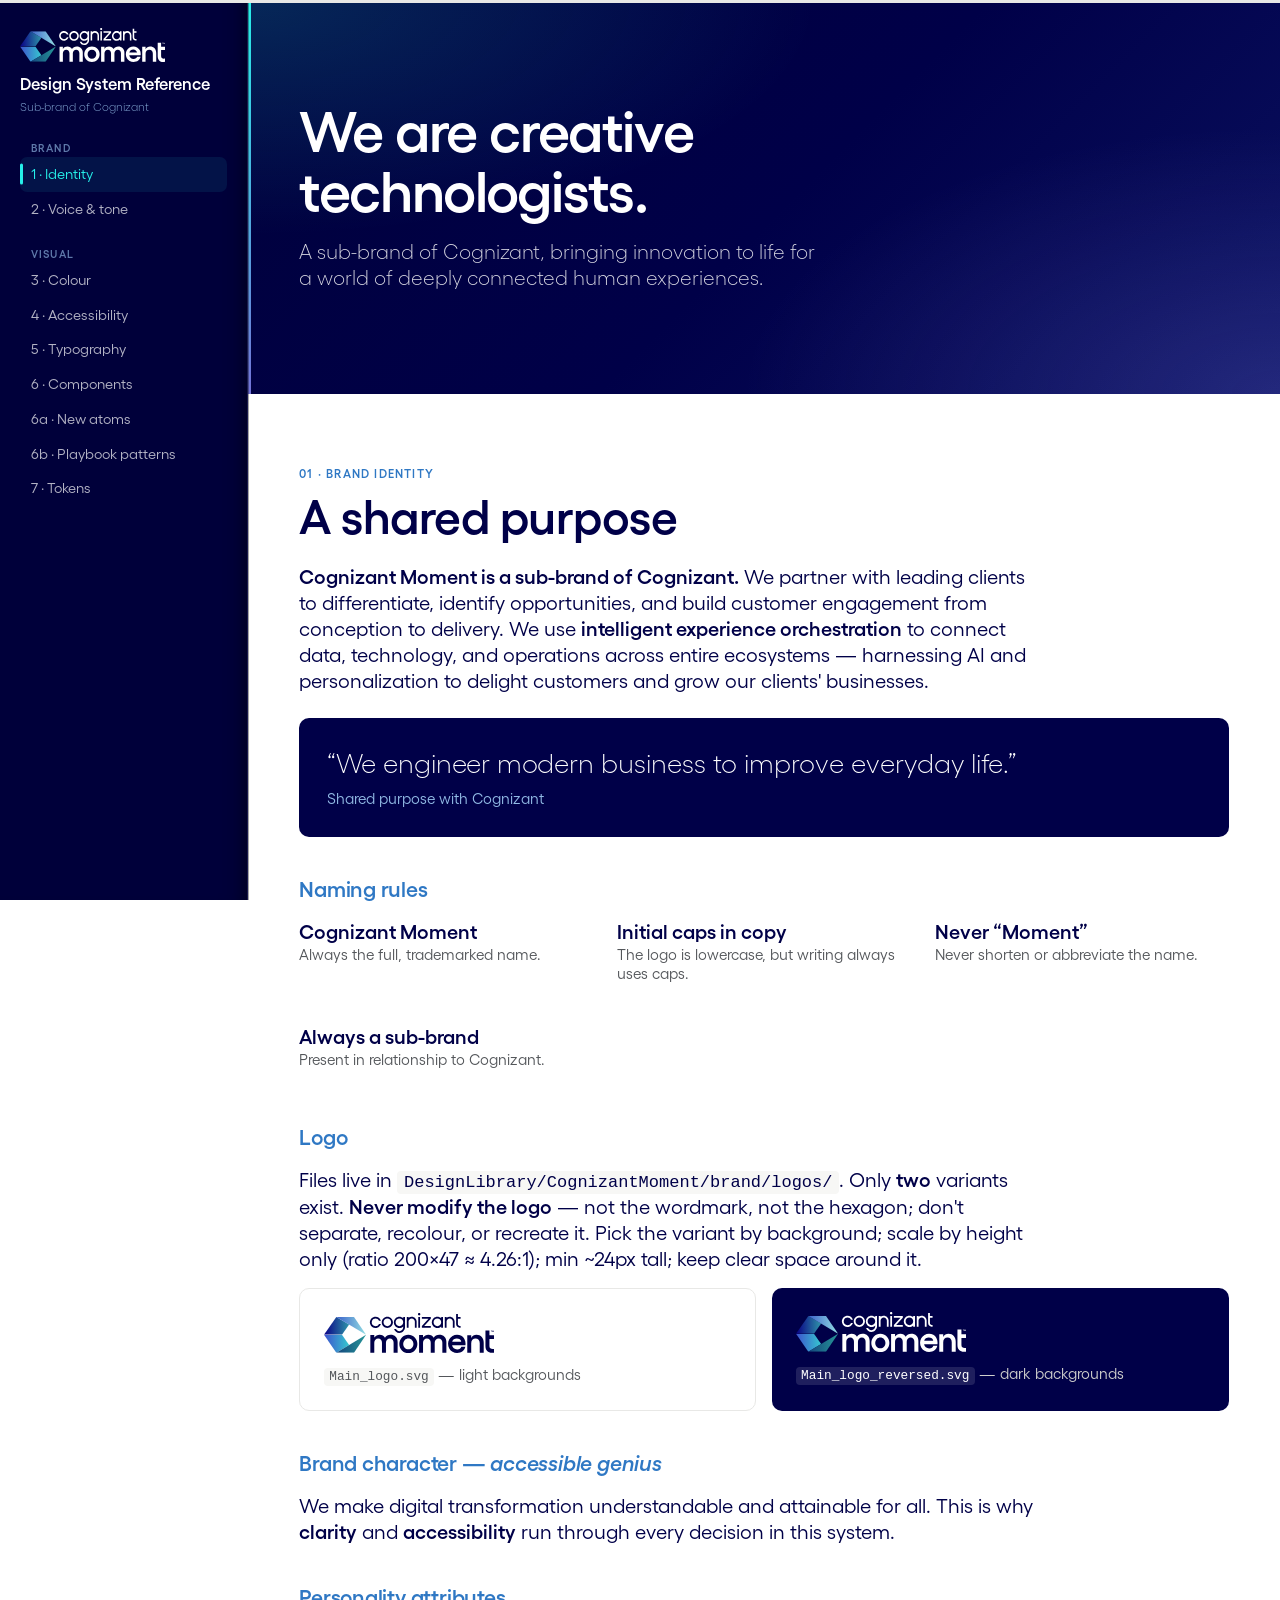
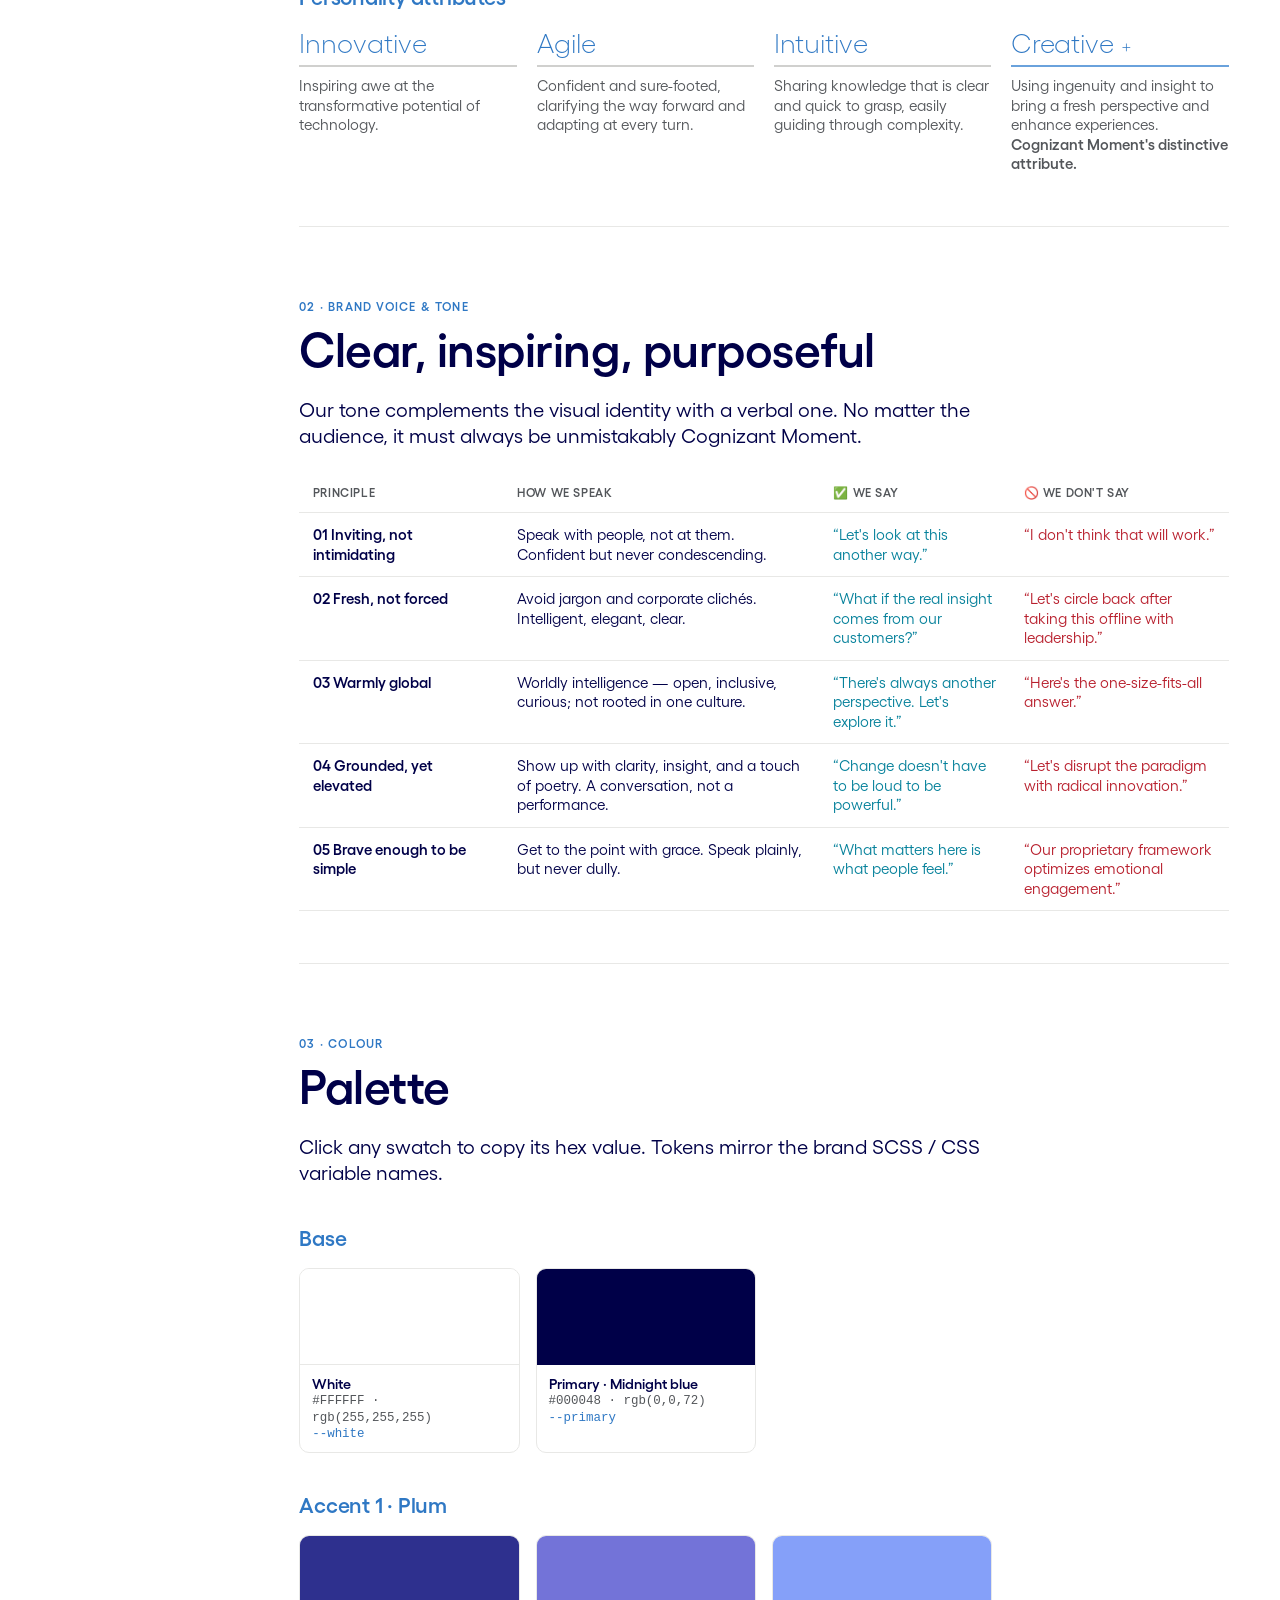
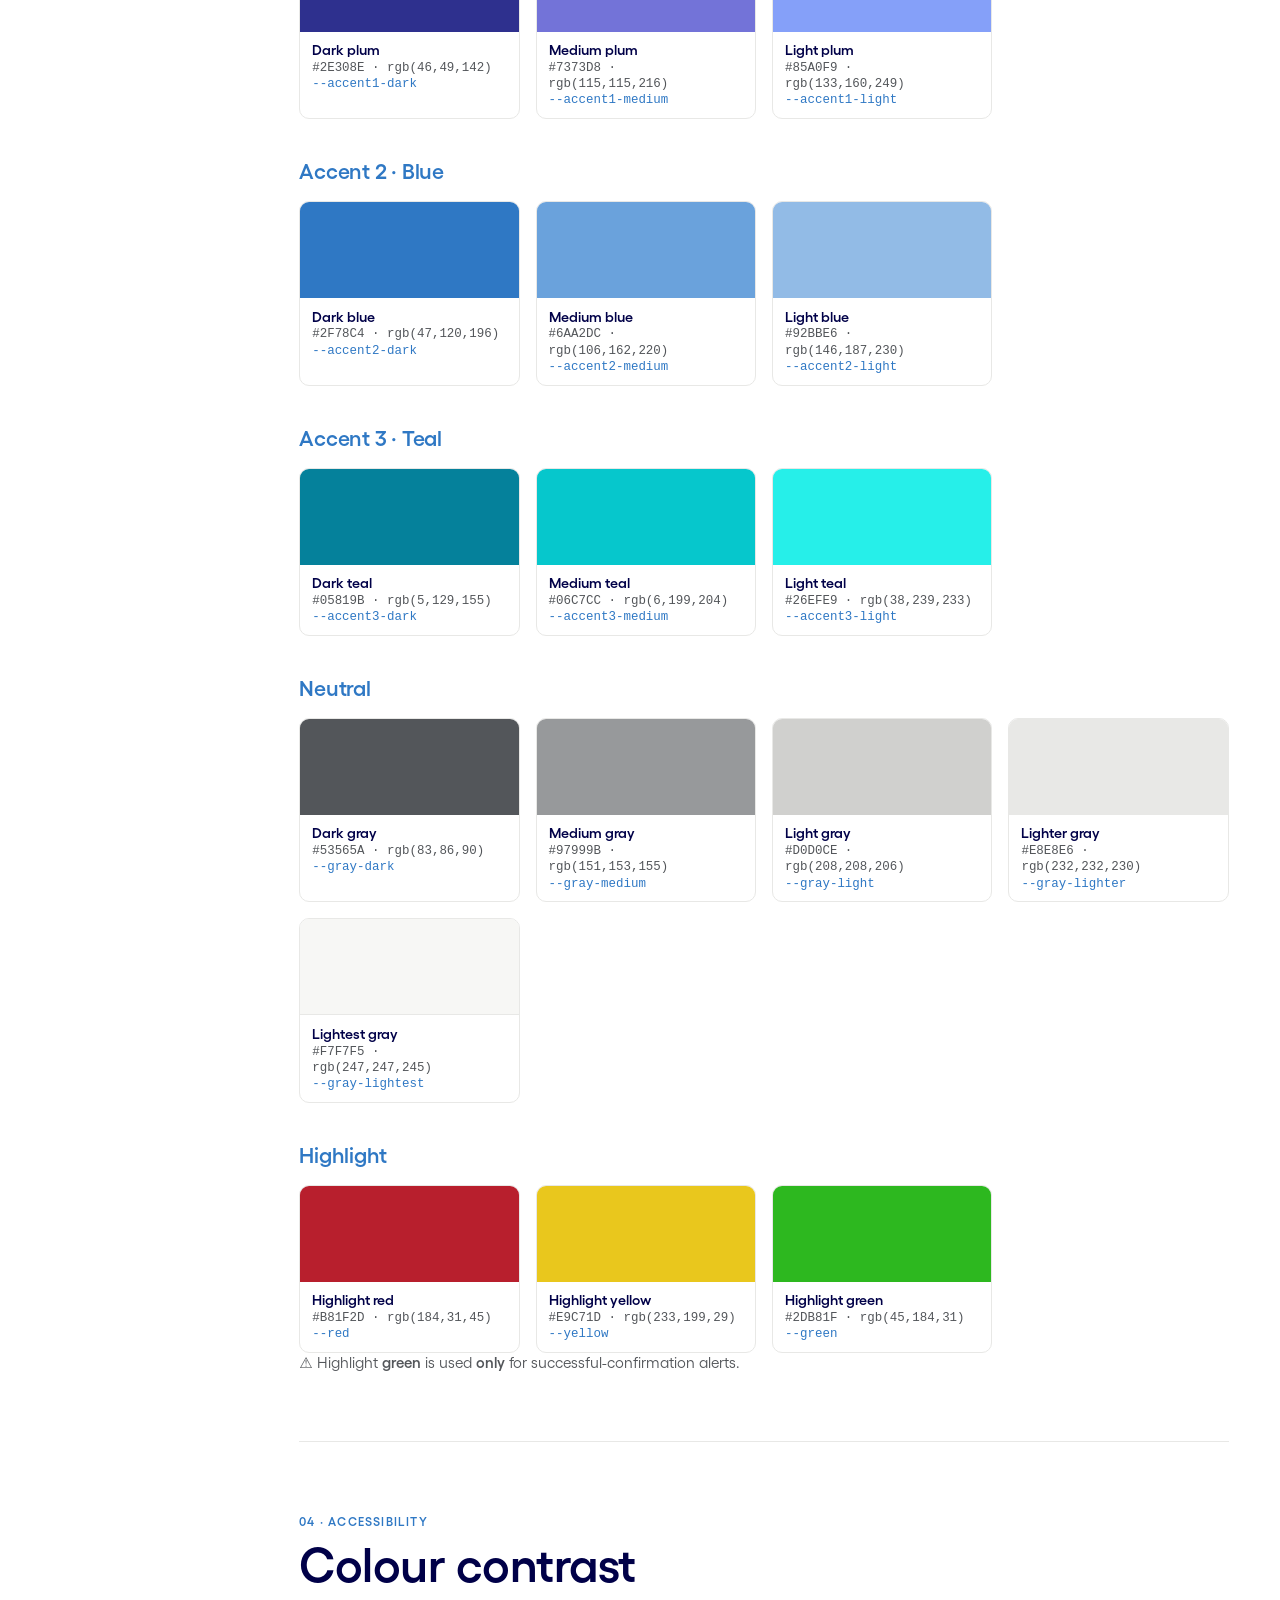
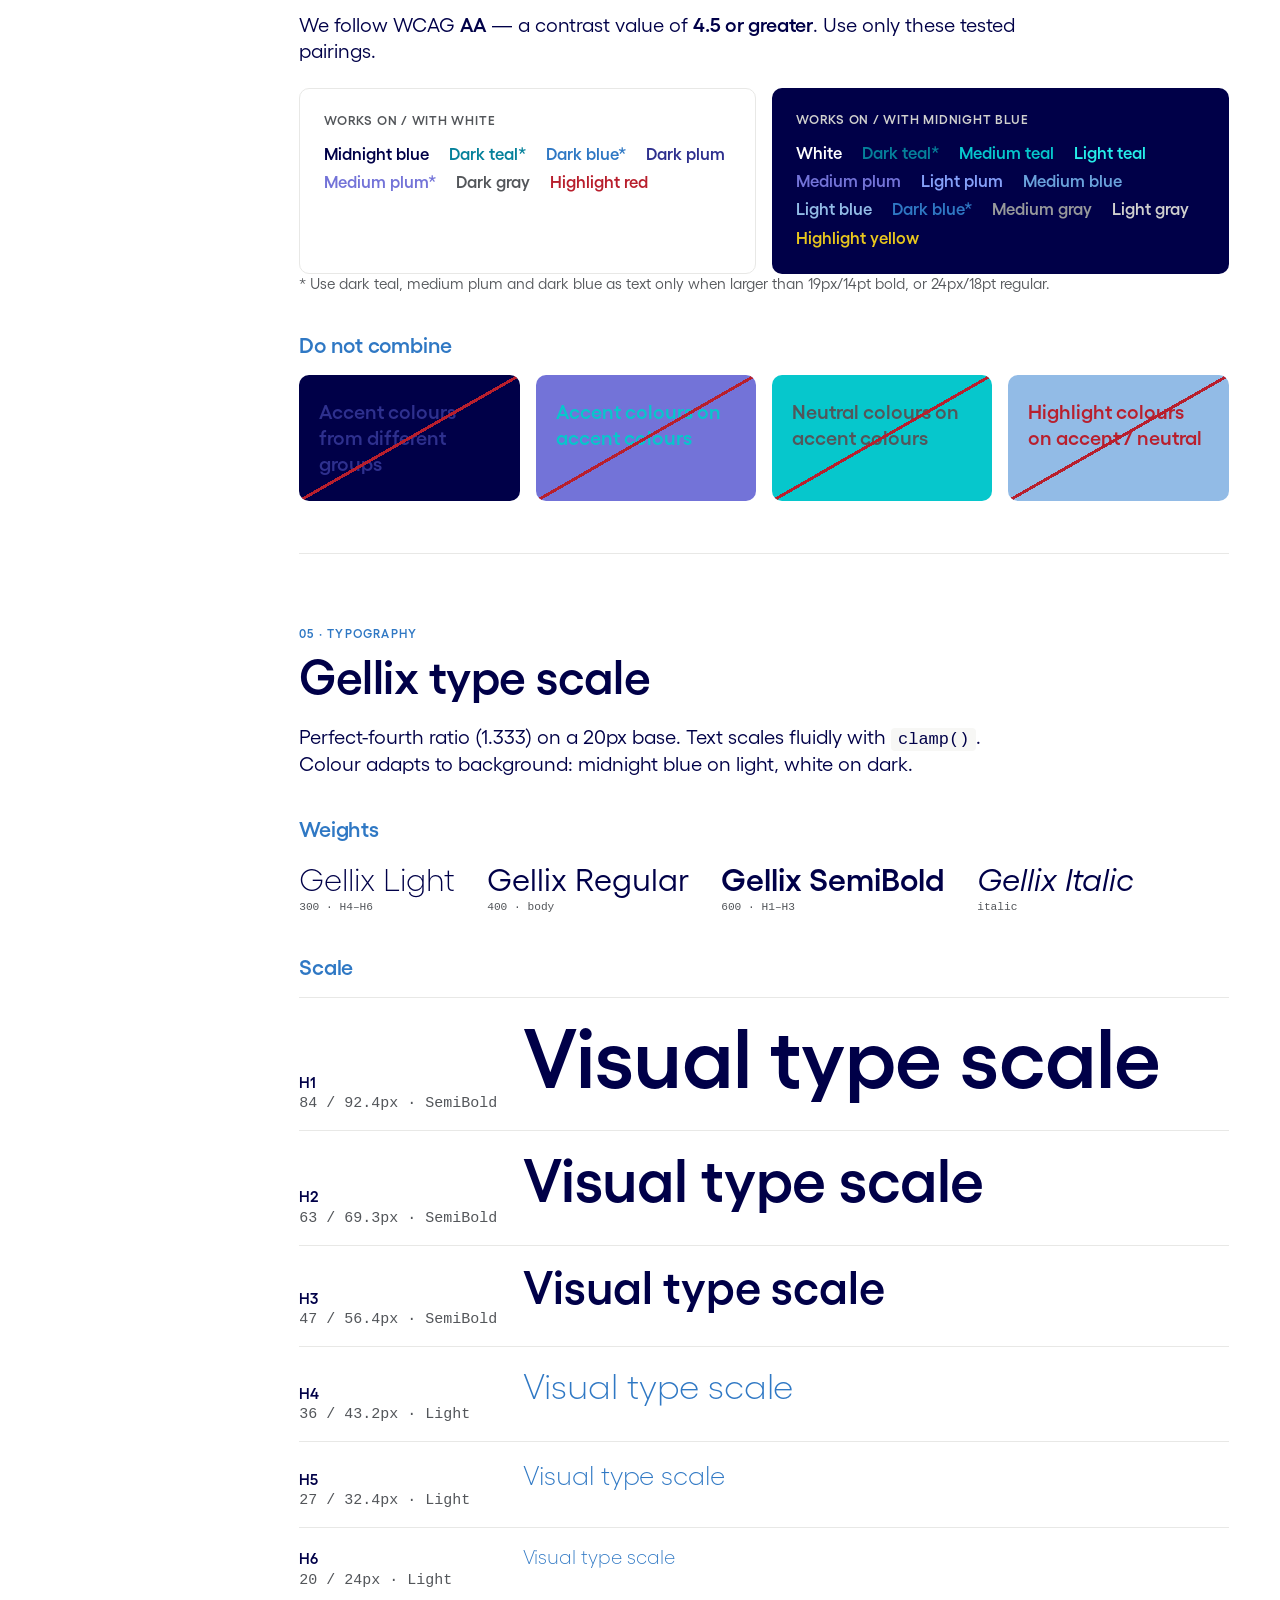
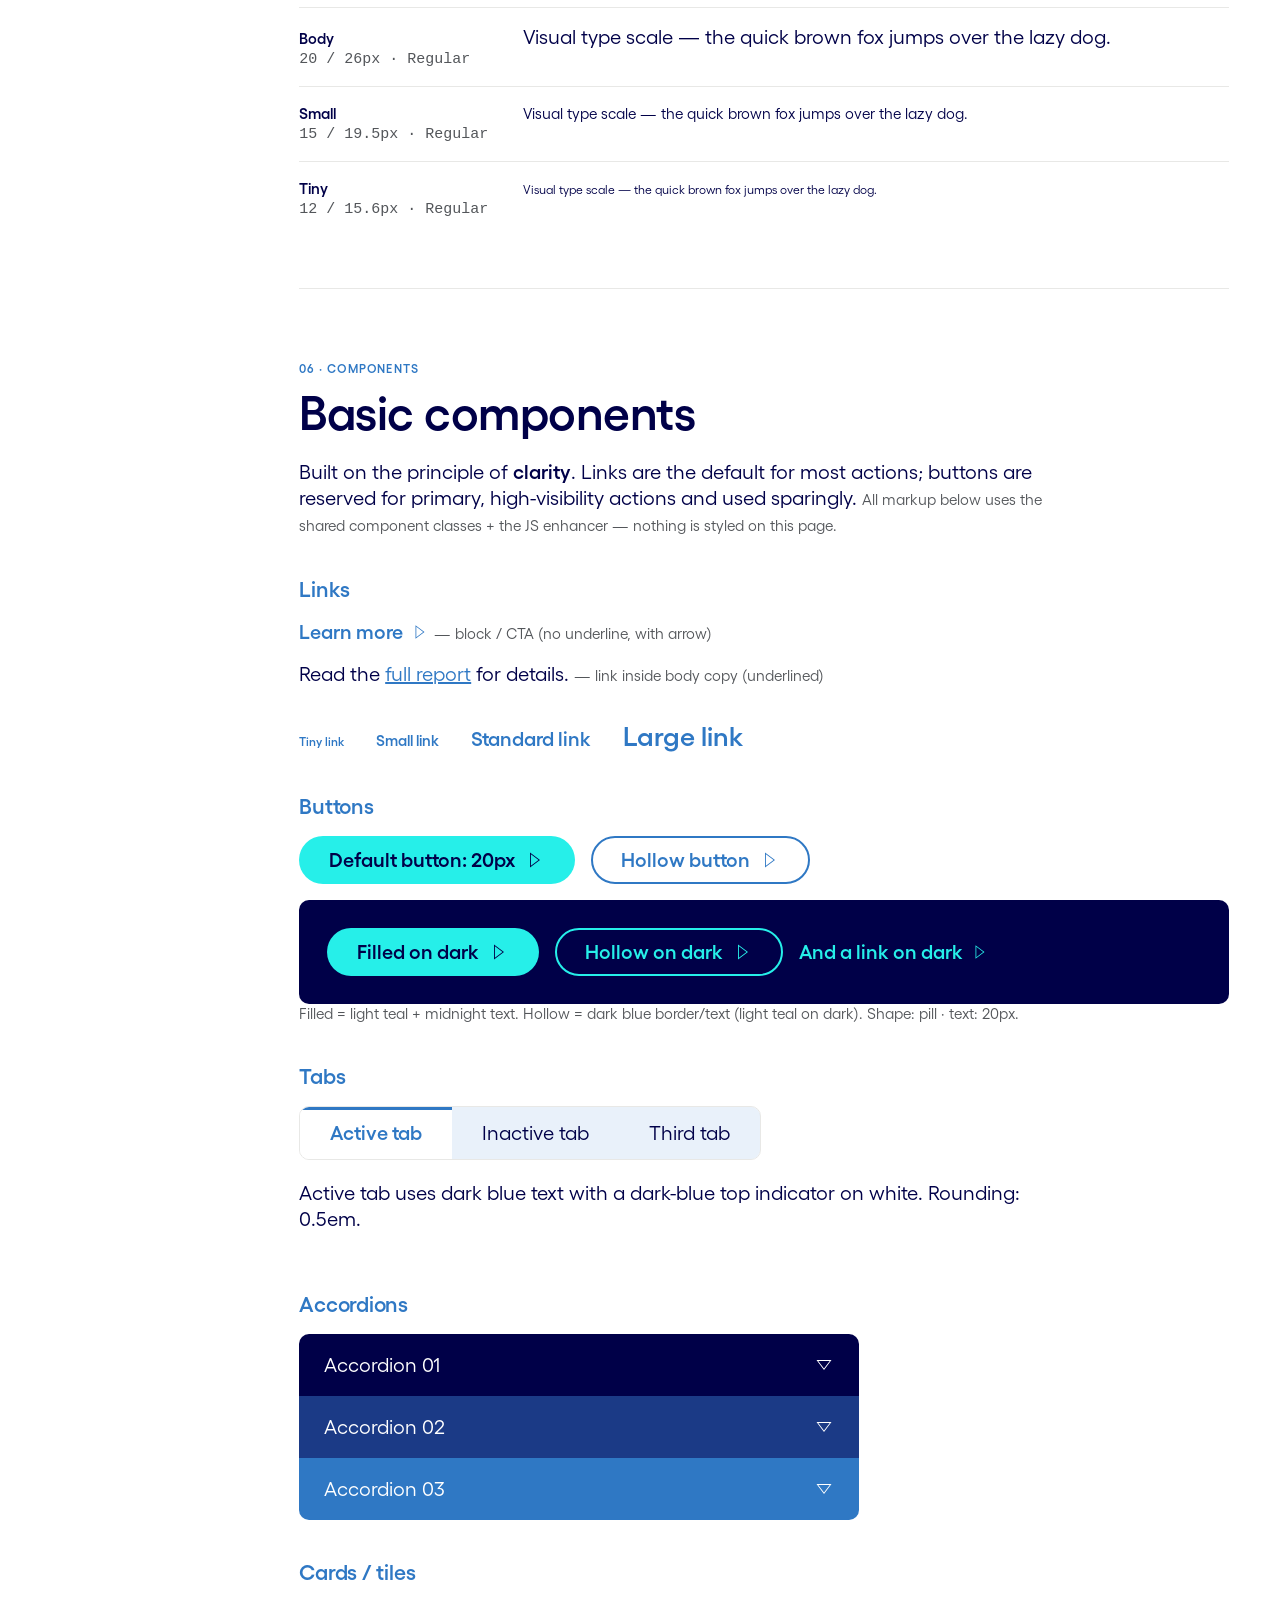
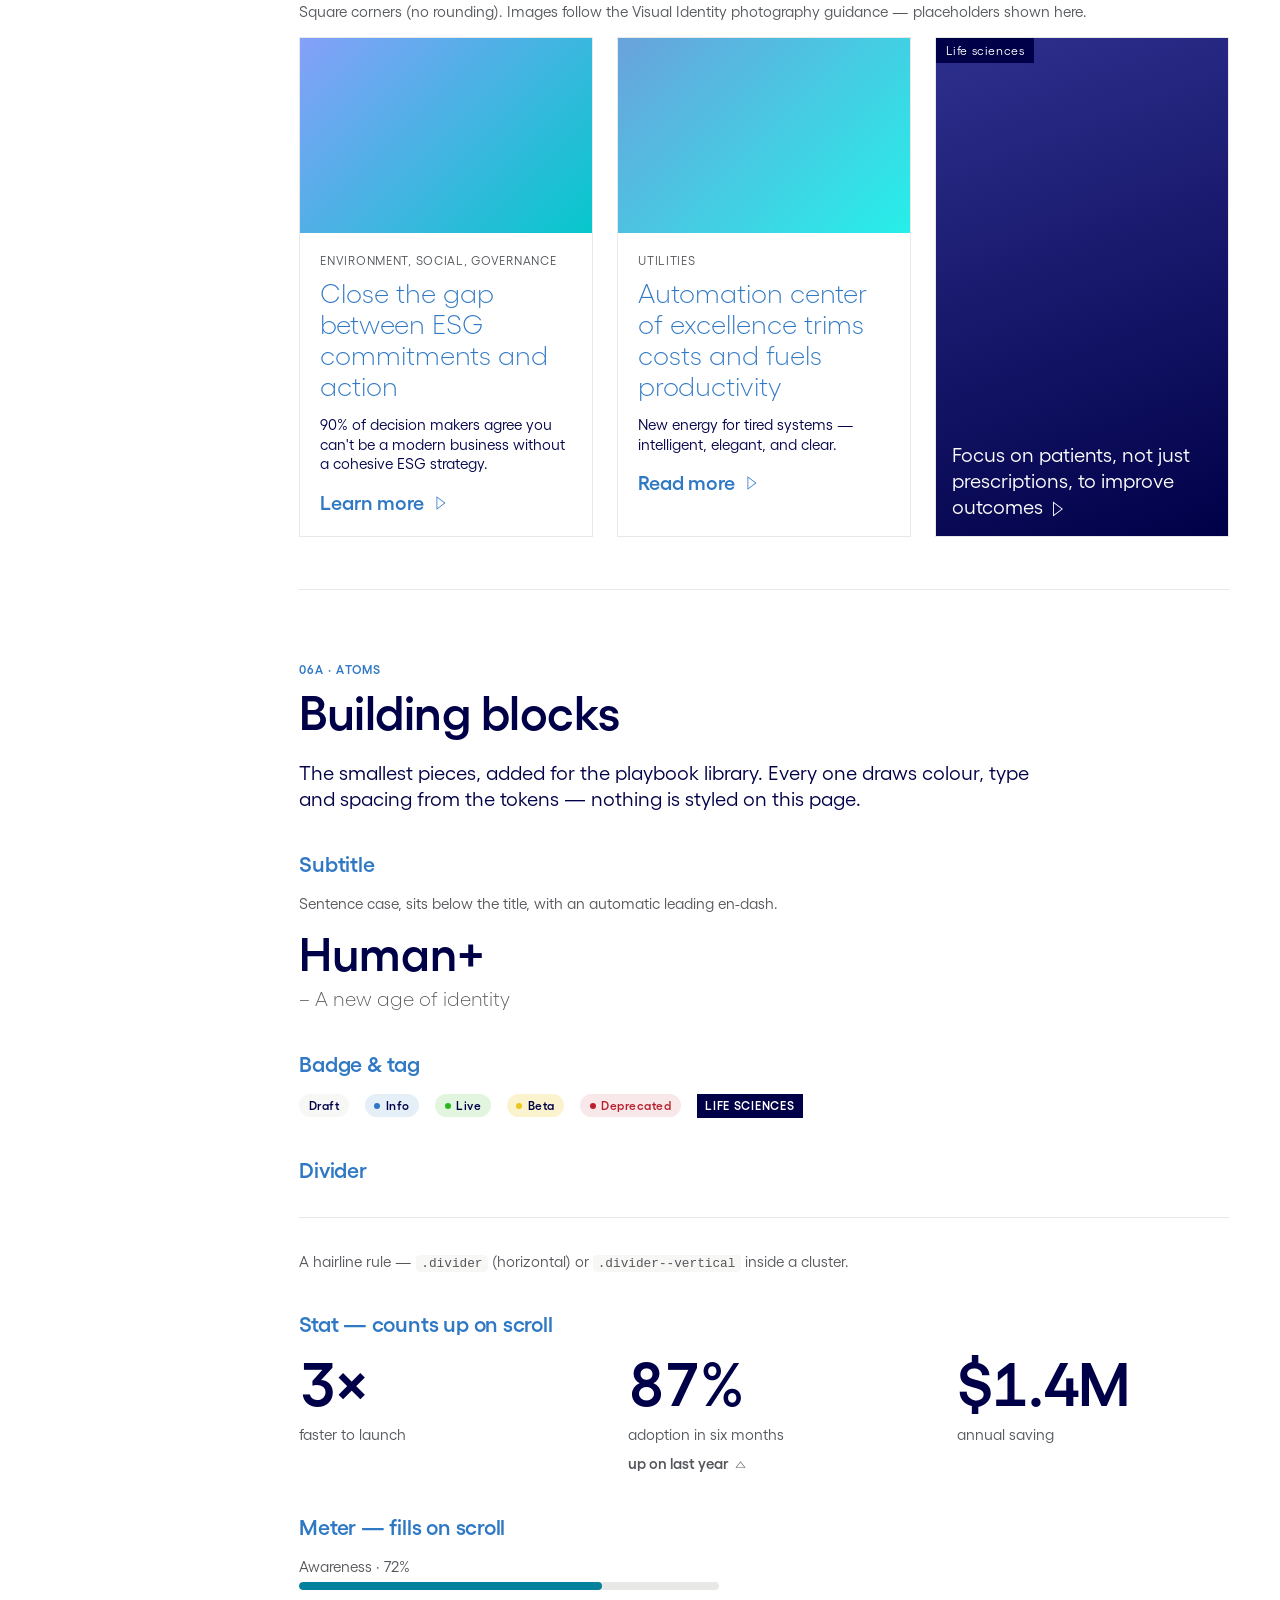
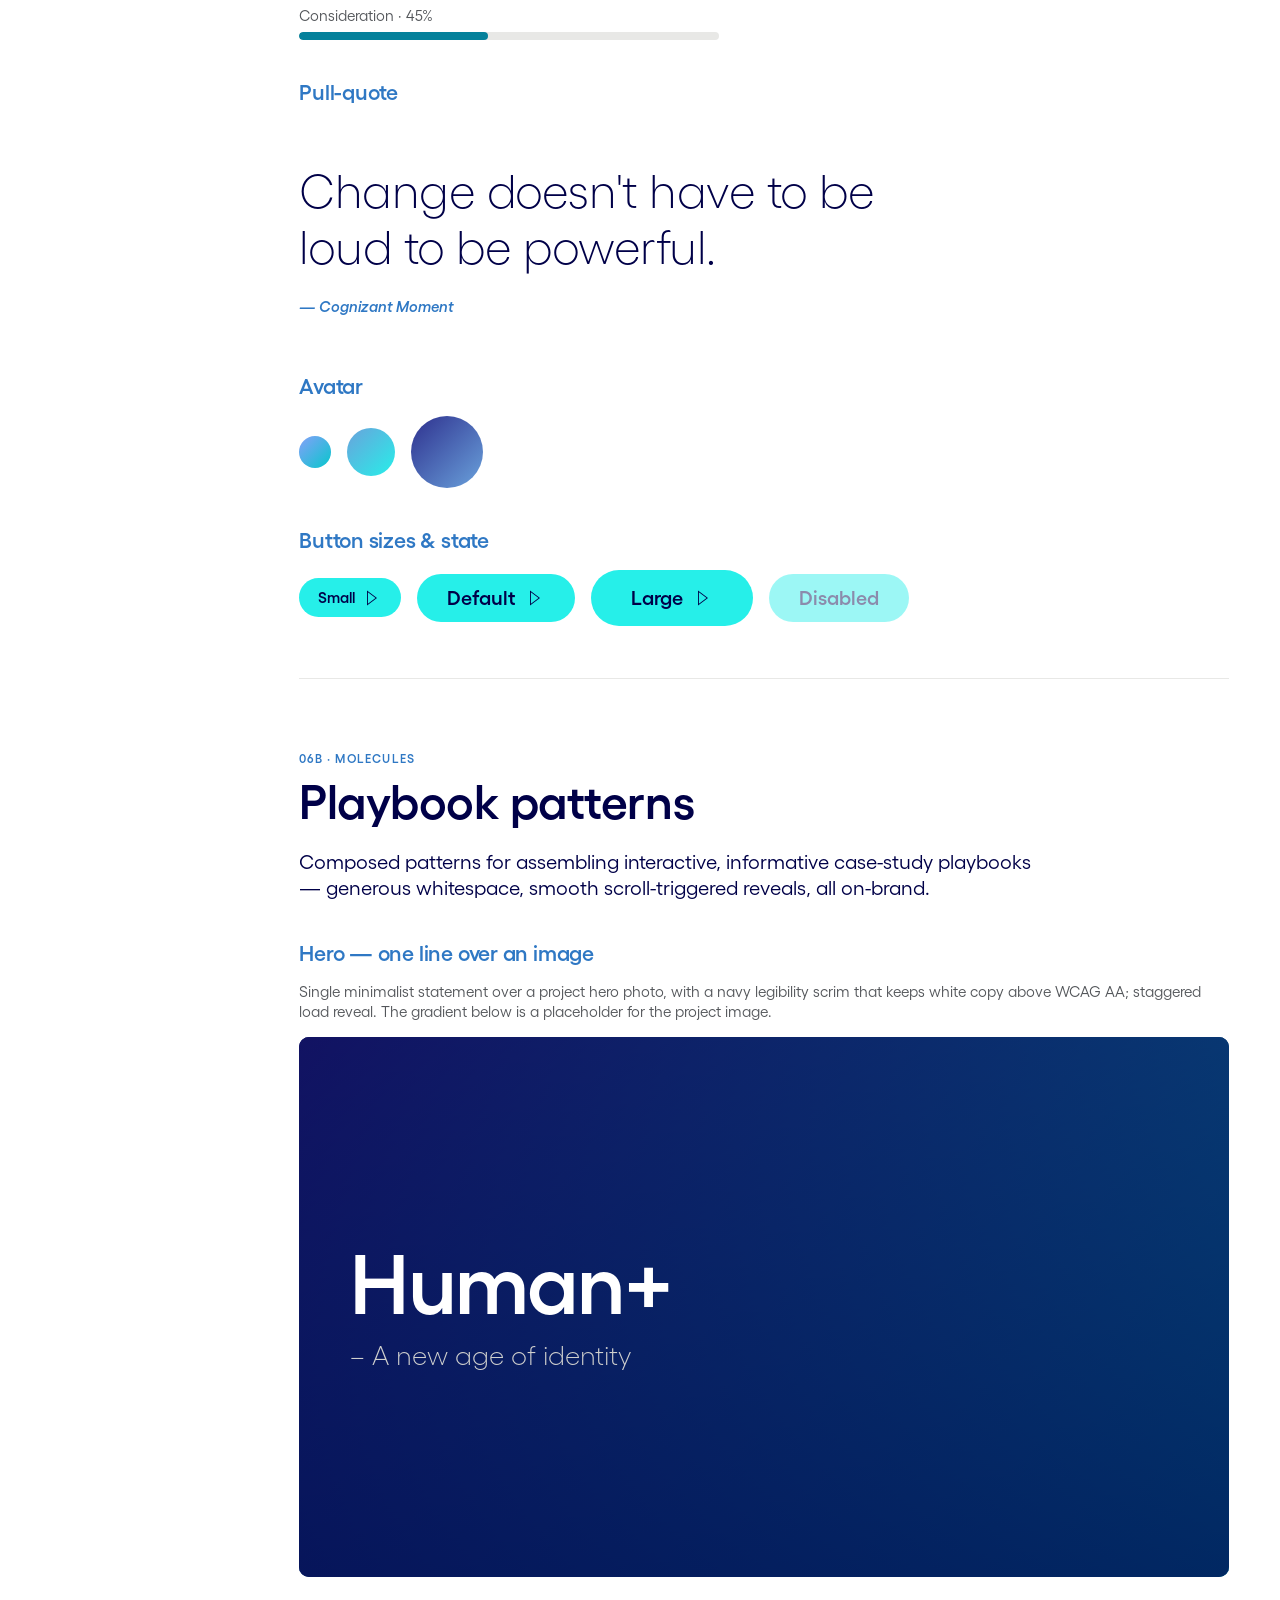
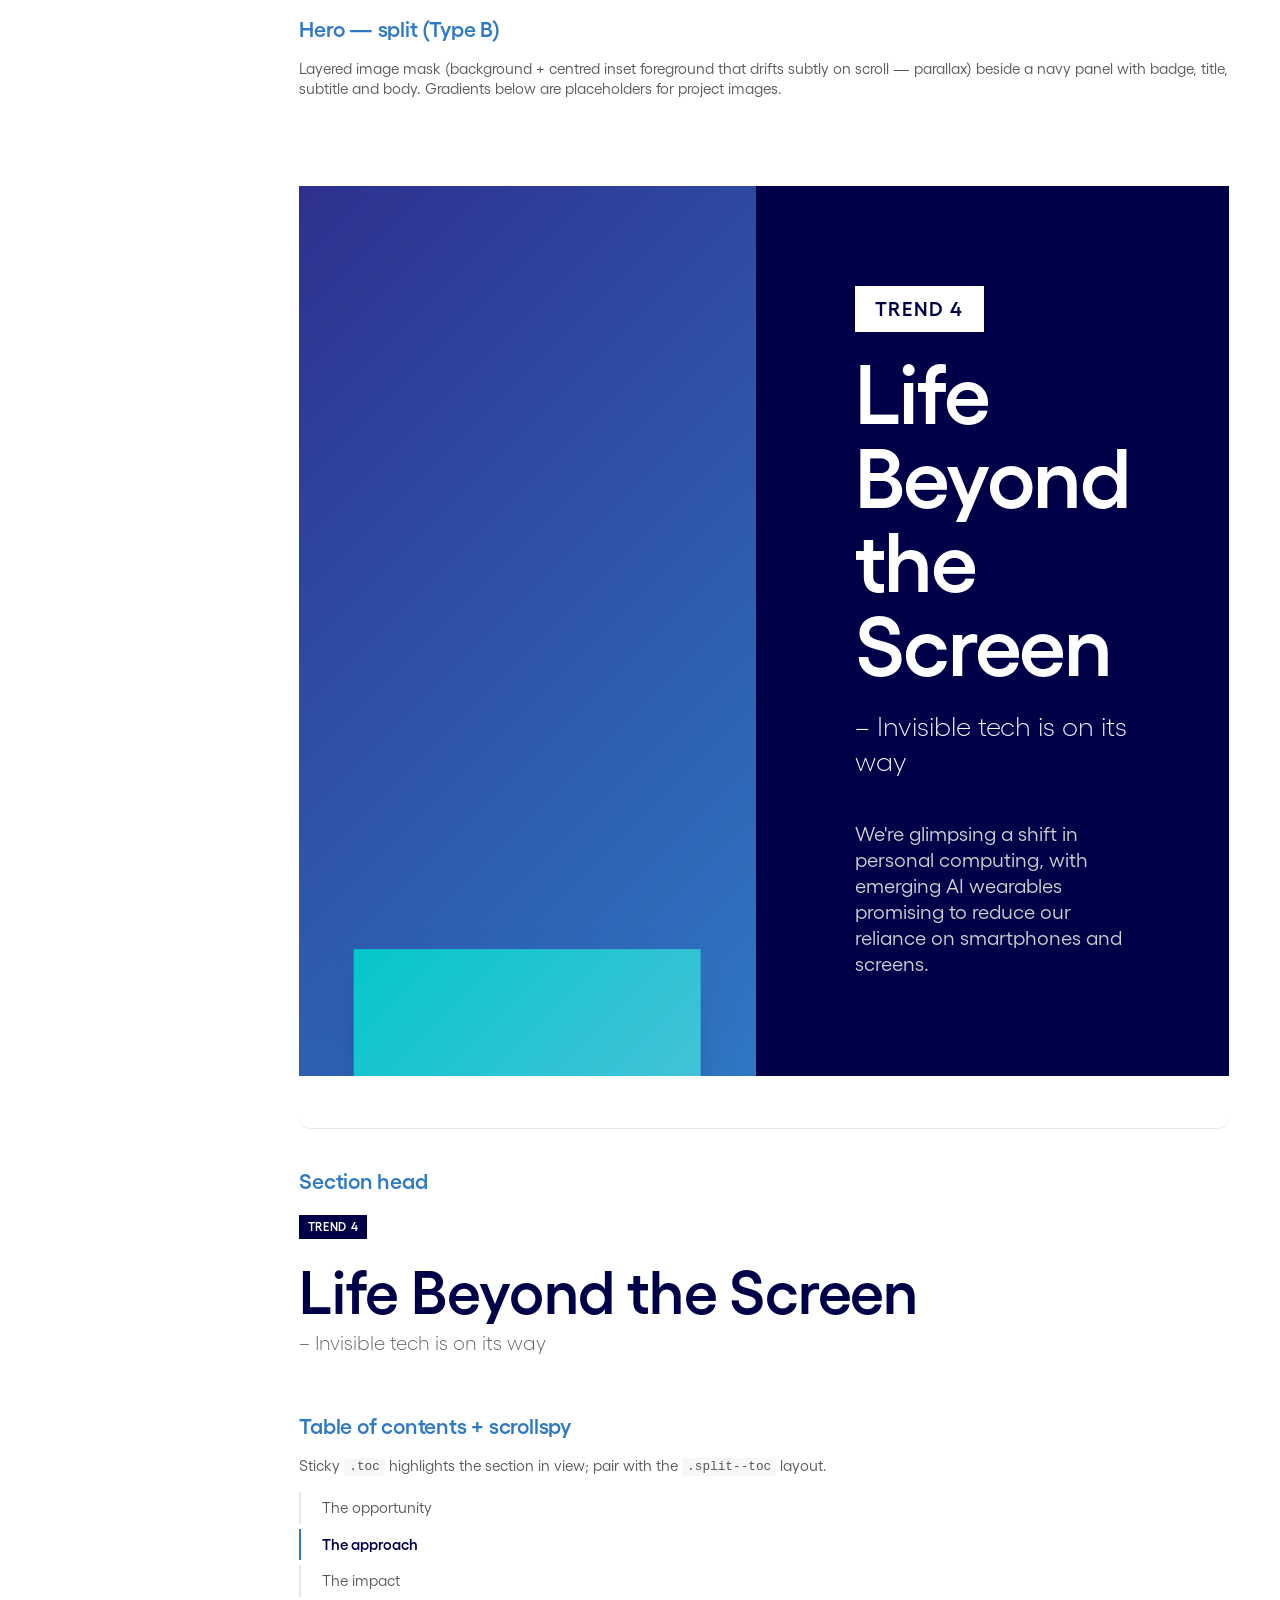
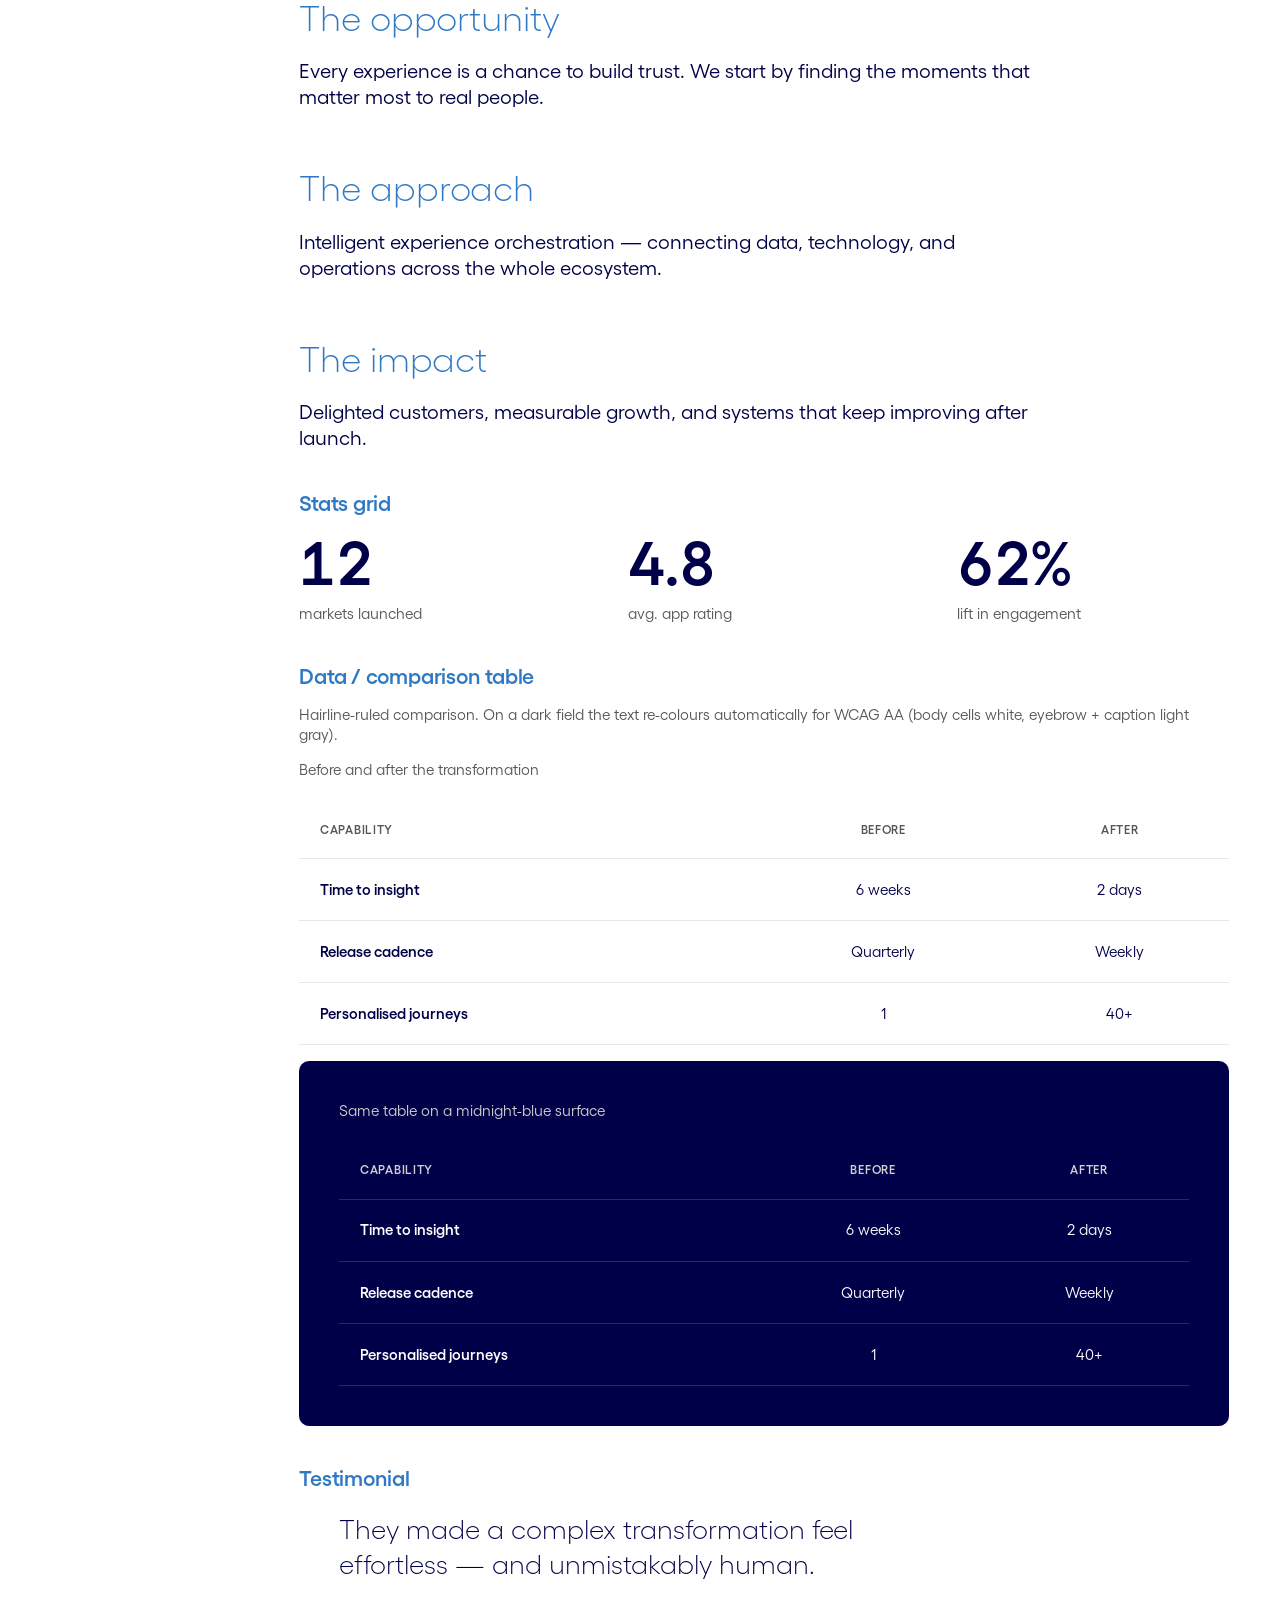
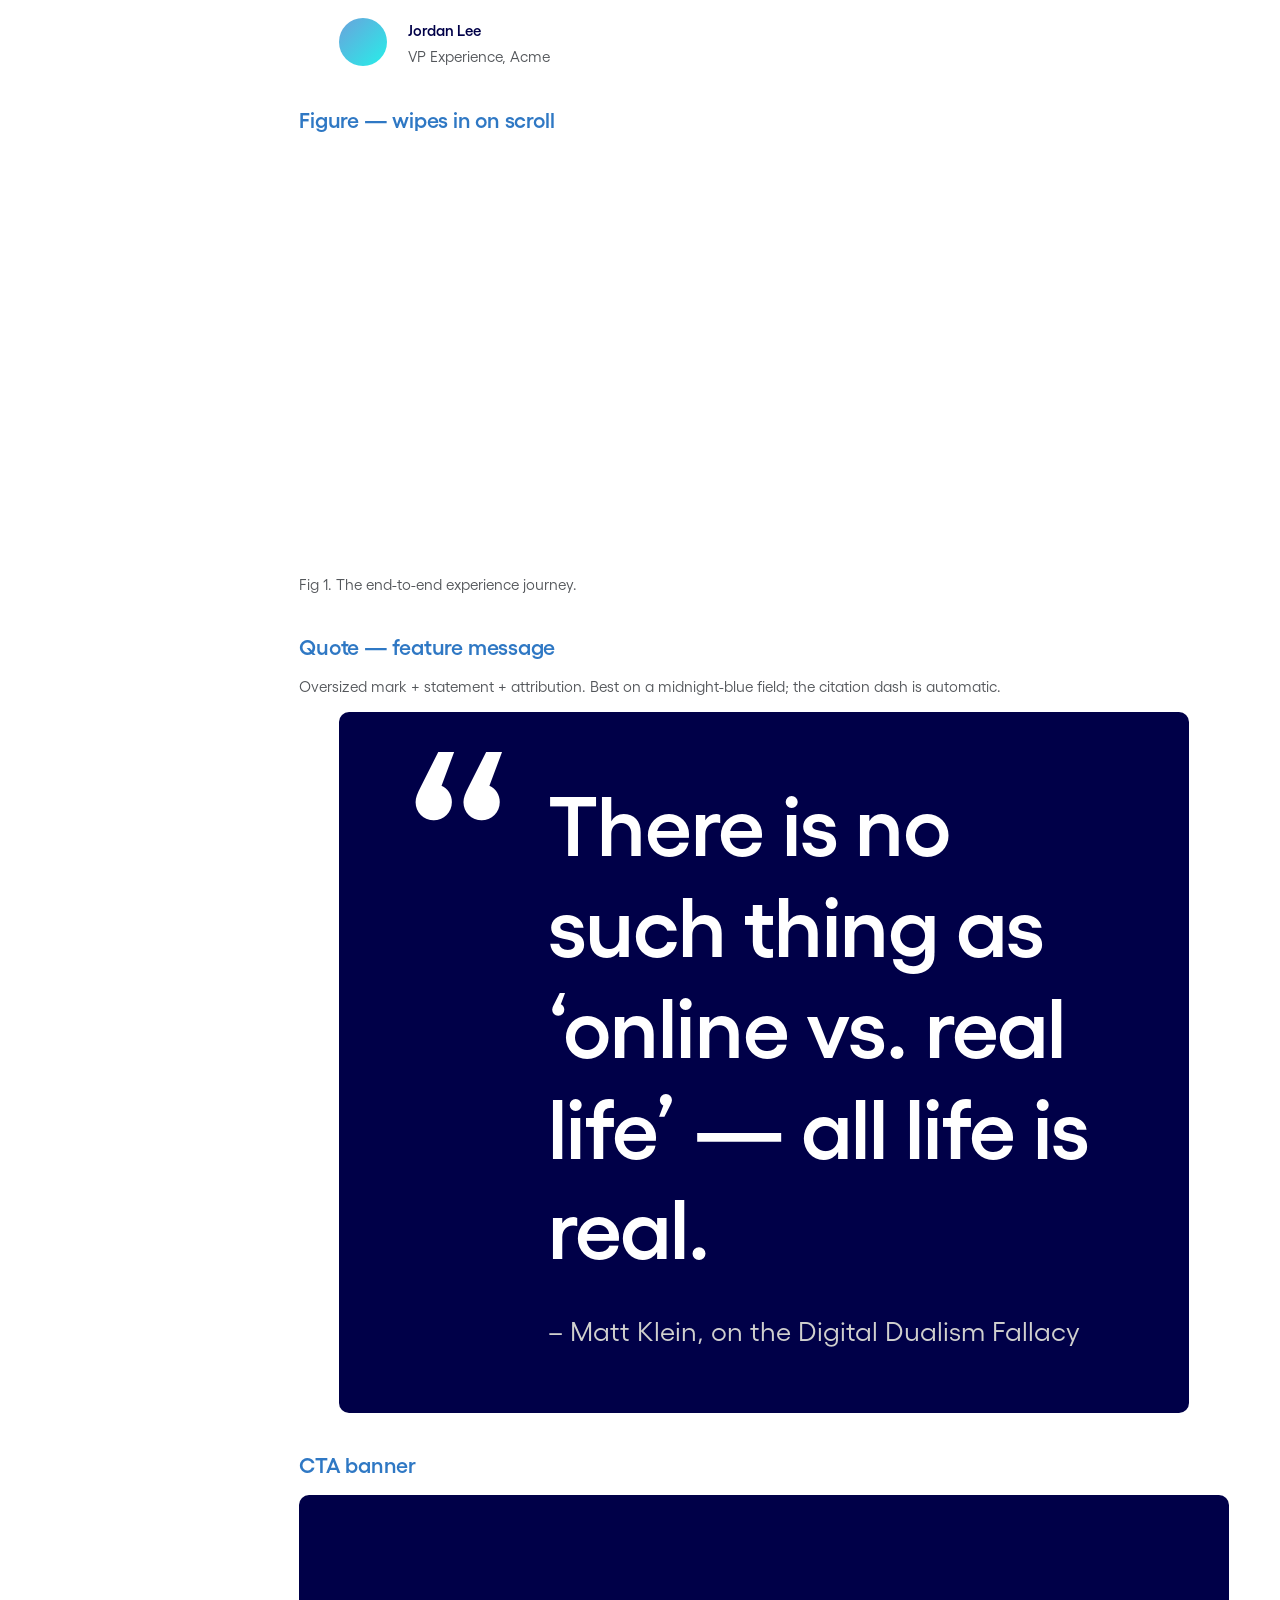
<file: DesignLibrary/CognizantMoment/brand/design-system.html>
<!doctype html>
<html lang="en">
<head>
<meta charset="utf-8">
<meta name="viewport" content="width=device-width, initial-scale=1">
<title>Cognizant Moment — Design System Reference</title>

<!-- ==========================================================
     This page is a LIVE EXAMPLE of implementing DESIGN.md.
     It links the shared brand stylesheets + enhancer exactly as
     a case study would, so it doubles as a validation harness:
     if a token/component looks right here, the CSS files are correct.

     Because this file sits inside this brand's /brand folder, the paths are:
       css/cognizant-moment.css   (fonts + icons self-resolve)
       js/cognizant-moment.js
     A case study in /projects/{project-name}/ links these as
     ../../DesignLibrary/CognizantMoment/brand/css/… instead.
     ========================================================== -->
<link rel="stylesheet" href="css/cognizant-moment.css">
<script src="js/cognizant-moment.js" defer></script>
<noscript><style>.reveal{opacity:1;transform:none}</style></noscript>

<style>
/* ============================================================
   PAGE-SPECIFIC CHROME ONLY.
   Everything else (tokens, base type, components, utilities)
   comes from css/cognizant-moment.css — not redefined here.
   ============================================================ */
html { scroll-behavior: smooth; }
:root { --nav-w: 248px; }

code { font-family: ui-monospace, SFMono-Regular, Menlo, monospace; font-size: .85em; background: var(--gray-lightest); padding: .1em .4em; border-radius: 4px; }

/* Side nav */
.nav { position: fixed; top: 0; left: 0; bottom: 0; width: var(--nav-w); background: #00003a; color: var(--white); padding: 1.75rem 1.25rem; overflow-y: auto; z-index: 10;
  border-right: 1px solid rgba(255,255,255,.10); box-shadow: 1px 0 0 rgba(0,0,0,.35), inset -18px 0 24px -22px rgba(0,0,0,.9); }
.nav .brand { font-weight: var(--fw-semibold); font-size: 1.05rem; line-height: 1.25; }
.nav .brand small { display: block; font-weight: var(--fw-light); font-size: .72rem; color: var(--accent2-light); margin-top: .3rem; }
.nav ul { list-style: none; padding: 0; margin: 1.5rem 0 0; }
.nav a { position: relative; display: block; color: var(--white); text-decoration: none; font-size: .9rem; padding: .5rem .7rem; border-radius: var(--radius-global); opacity: .7; transition: opacity 180ms var(--ease-out), background 180ms var(--ease-out), color 180ms var(--ease-out); }
.nav a::before { content: ""; position: absolute; left: 0; top: 50%; transform: translateY(-50%) scaleY(0); height: 60%; width: 3px; border-radius: 3px; background: var(--accent3-light); transition: transform 200ms var(--ease-out); }
.nav a.active { opacity: 1; color: var(--accent3-light); background: rgba(38,239,233,.08); }
.nav a.active::before { transform: translateY(-50%) scaleY(1); }
.nav a.section-num { color: var(--accent2-light); font-weight: var(--fw-semibold); font-size: .68rem; letter-spacing: .1em; text-transform: uppercase; padding: .15rem .7rem; opacity: .65; pointer-events: none; margin-top: 1.1rem; }
.nav a.section-num::before { display: none; }
@media (hover: hover) and (pointer: fine) { .nav a:not(.section-num):hover { opacity: 1; background: rgba(255,255,255,.06); } }

main { margin-left: var(--nav-w); max-width: 1080px; padding: 0 clamp(1.25rem, 4vw, 4rem); }
main section { padding: 4.5rem 0 3.25rem; border-bottom: 1px solid var(--gray-lighter); }
main section:last-child { border-bottom: 0; }
.sec-title { font-size: clamp(2rem, 1.4rem + 2vw, 3rem); font-weight: var(--fw-semibold); margin: 0 0 1.25rem; line-height: 1.1; letter-spacing: -0.01em; }

/* Hero — atmospheric brand navy, distinct from the flat nav via gradient depth + teal seam */
.ds-hero { position: relative; margin-left: var(--nav-w); color: var(--white); padding: clamp(3.5rem, 8vw, 7rem) clamp(1.5rem, 4vw, 4.5rem); overflow: hidden;
  background:
    radial-gradient(120% 130% at 0% 0%, rgba(38,239,233,.16), transparent 46%),
    radial-gradient(100% 130% at 100% 100%, rgba(115,115,216,.24), transparent 52%),
    linear-gradient(135deg, #00013c 0%, #000048 52%, #0a1160 100%); }
.ds-hero::before { content: ""; position: absolute; left: 0; top: 0; bottom: 0; width: 3px; background: linear-gradient(var(--accent3-light), var(--accent1-medium)); }
.ds-hero > * { position: relative; }
.ds-hero h1 { font-size: clamp(2.5rem, 4.5vw, 4.75rem); font-weight: var(--fw-semibold); color: var(--white); margin: 0 0 1.1rem; line-height: 1.03; letter-spacing: -0.02em; max-width: 16ch; }
.ds-hero p { font-size: clamp(1.1rem, 1.6vw, 1.5rem); font-weight: var(--fw-light); max-width: 44ch; margin: 0; color: rgba(255,255,255,.86); }
.ds-hero h1, .ds-hero p { opacity: 0; animation: rise 700ms var(--ease-out) forwards; }
.ds-hero h1 { animation-delay: 90ms; }
.ds-hero p { animation-delay: 180ms; }
@keyframes rise { from { opacity: 0; transform: translateY(14px); } to { opacity: 1; transform: translateY(0); } }

/* Colour swatches (reference display) */
.swatches { display: grid; grid-template-columns: repeat(auto-fill, minmax(190px, 1fr)); gap: 1rem; }
.swatch { border: 1px solid var(--gray-lighter); border-radius: var(--radius-global); overflow: hidden; cursor: pointer; background: var(--white); transition: transform 200ms var(--ease-out), box-shadow 200ms var(--ease-out); }
.swatch:active { transform: scale(0.985); }
@media (hover: hover) and (pointer: fine) { .swatch:hover { transform: translateY(-3px); box-shadow: 0 12px 28px -14px rgba(0,0,72,.45); } }
.swatch .chip { height: 96px; }
.swatch .meta { padding: .6rem .75rem; }
.swatch .name { font-weight: var(--fw-semibold); font-size: .9rem; }
.swatch .val { font-size: .78rem; color: var(--gray-dark); font-family: ui-monospace, monospace; }
.swatch .tok { font-size: .78rem; color: var(--accent2-dark); font-family: ui-monospace, monospace; }
.swatch.border-chip .chip { border-bottom: 1px solid var(--gray-lighter); }

/* Accessibility panels */
.pair { padding: 1.5rem; border-radius: var(--radius-global); }
.pair.on-white { background: var(--white); border: 1px solid var(--gray-lighter); }
.pair.on-navy { background: var(--primary); }
.pair h4 { margin: 0 0 1rem; font-size: .8rem; text-transform: uppercase; letter-spacing: .06em; font-weight: var(--fw-semibold); }
.pair.on-white h4 { color: var(--gray-dark); }
.pair.on-navy h4 { color: var(--gray-light); }
.pair .row { display: flex; flex-wrap: wrap; gap: .4rem 1.25rem; font-size: 1.05rem; font-weight: var(--fw-semibold); }
.pair .row span { white-space: nowrap; }
.donot { display: grid; grid-template-columns: repeat(auto-fit, minmax(200px, 1fr)); gap: 1rem; margin-top: 1rem; }
.donot .cell { position: relative; padding: 1.5rem 1.25rem; border-radius: var(--radius-global); font-weight: var(--fw-semibold); overflow: hidden; }
.donot .cell::after { content: ""; position: absolute; inset: 0; background: linear-gradient(to top left, transparent calc(50% - 1.5px), var(--red) calc(50% - 1.5px), var(--red) calc(50% + 1.5px), transparent calc(50% + 1.5px)); }

/* Typography specimen */
.type-row { display: grid; grid-template-columns: 200px 1fr; gap: 1.5rem; align-items: baseline; padding: 1rem 0; border-top: 1px solid var(--gray-lighter); }
.type-row .spec { font-size: var(--fs-small); color: var(--gray-dark); font-family: ui-monospace, monospace; line-height: 1.4; }
.type-row .spec b { display: block; color: var(--primary); font-family: var(--font-sans); font-size: .95rem; }
.sc-h1 { font-size: var(--fs-h1); font-weight: var(--fw-semibold); color: var(--primary); line-height: 1.05; }
.sc-h2 { font-size: var(--fs-h2); font-weight: var(--fw-semibold); color: var(--primary); line-height: 1.1; }
.sc-h3 { font-size: var(--fs-h3); font-weight: var(--fw-semibold); color: var(--primary); line-height: 1.1; }
.sc-h4 { font-size: var(--fs-h4); font-weight: var(--fw-light); color: var(--accent2-dark); }
.sc-h5 { font-size: var(--fs-h5); font-weight: var(--fw-light); color: var(--accent2-dark); }
.sc-h6 { font-size: var(--fs-h6); font-weight: var(--fw-light); color: var(--accent2-dark); }
.sc-body { font-size: var(--fs-body); font-weight: var(--fw-regular); }
.sc-small { font-size: var(--fs-small); font-weight: var(--fw-regular); }
.sc-tiny { font-size: var(--fs-tiny); font-weight: var(--fw-regular); }
.weights { display: flex; gap: 2rem; flex-wrap: wrap; font-size: 2rem; margin-top: .5rem; }
.weights span { display: block; }
.weights small { display: block; font-size: .7rem; color: var(--gray-dark); font-family: ui-monospace, monospace; }

/* Voice table + personality pillars */
table.voice { width: 100%; border-collapse: collapse; font-size: var(--fs-small); }
table.voice th, table.voice td { text-align: left; padding: .75rem .85rem; border-bottom: 1px solid var(--gray-lighter); vertical-align: top; }
table.voice th { font-size: var(--fs-tiny); text-transform: uppercase; letter-spacing: .05em; color: var(--gray-dark); }
table.voice .say { color: var(--accent3-dark); } table.voice .dont { color: var(--red); }
.pillars { display: grid; grid-template-columns: repeat(auto-fit, minmax(200px, 1fr)); gap: 1.25rem; margin-top: 1rem; }
.pillar h4 { font-size: var(--fs-h5); font-weight: var(--fw-light); margin: 0 0 .35rem; }
.pillar.creative h4 { color: var(--accent2-dark); }
.pillar p { font-size: var(--fs-small); color: var(--gray-dark); margin: 0; border-top: 2px solid var(--gray-light); padding-top: .6rem; }
.pillar.creative p { border-top-color: var(--accent2-medium); }

@media (max-width: 820px) {
  :root { --nav-w: 0px; }
  .nav { position: static; width: auto; height: auto; border-right: 0; box-shadow: none; border-bottom: 1px solid rgba(255,255,255,.1); }
  .nav ul { display: flex; flex-wrap: wrap; gap: .25rem; }
  .nav a { opacity: 1; }
  main, .ds-hero { margin-left: 0; }
  .type-row { grid-template-columns: 1fr; }
}
@media (prefers-reduced-motion: reduce) {
  .ds-hero h1, .ds-hero p { opacity: 1; animation: none; }
  .swatch:hover, .card:hover { transform: none; }
}
</style>
</head>
<body>

<!-- Shared scroll-progress molecule (driven by the JS enhancer via data-cm-progress) -->
<div class="progress-top" data-cm-progress aria-hidden="true"><span class="progress-top__bar"></span></div>

<!-- ============ NAV ============ -->
<nav class="nav">
  <img src="logos/Main_logo_reversed.svg" alt="Cognizant Moment" style="height:34px;width:auto;margin-bottom:.75rem">
  <div class="brand">Design System Reference<small>Sub-brand of Cognizant</small></div>
  <ul>
    <li><a class="section-num">Brand</a></li>
    <li><a href="#identity">1 · Identity</a></li>
    <li><a href="#voice">2 · Voice &amp; tone</a></li>
    <li><a class="section-num">Visual</a></li>
    <li><a href="#colour">3 · Colour</a></li>
    <li><a href="#accessibility">4 · Accessibility</a></li>
    <li><a href="#type">5 · Typography</a></li>
    <li><a href="#components">6 · Components</a></li>
    <li><a href="#atoms">6a · New atoms</a></li>
    <li><a href="#patterns">6b · Playbook patterns</a></li>
    <li><a href="#tokens">7 · Tokens</a></li>
  </ul>
</nav>

<!-- ============ HERO ============ -->
<header class="ds-hero">
  <h1>We are creative technologists.</h1>
  <p>A sub-brand of Cognizant, bringing innovation to life for a world of deeply connected human experiences.</p>
</header>

<main>

<!-- 1 · IDENTITY -->
<section id="identity" class="reveal">
  <p class="eyebrow">01 · Brand identity</p>
  <h2 class="sec-title">A shared purpose</h2>
  <p class="lead"><strong>Cognizant Moment is a sub-brand of Cognizant.</strong> We partner with leading clients to differentiate, identify opportunities, and build customer engagement from conception to delivery. We use <strong>intelligent experience orchestration</strong> to connect data, technology, and operations across entire ecosystems — harnessing AI and personalization to delight customers and grow our clients' businesses.</p>

  <div class="surface-dark" style="margin-top:1.5rem;padding:1.75rem;border-radius:var(--radius-global)">
    <p style="font-size:var(--fs-h5);font-weight:var(--fw-light);margin:0;color:var(--white)">“We engineer modern business to improve everyday life.”</p>
    <p style="color:var(--accent2-light);margin:.5rem 0 0;font-size:var(--fs-small)">Shared purpose with Cognizant</p>
  </div>

  <h3 class="sub">Naming rules</h3>
  <div class="grid" style="grid-template-columns:repeat(auto-fit,minmax(230px,1fr))">
    <div><strong>Cognizant Moment</strong><p class="hint">Always the full, trademarked name.</p></div>
    <div><strong>Initial caps in copy</strong><p class="hint">The logo is lowercase, but writing always uses caps.</p></div>
    <div><strong>Never “Moment”</strong><p class="hint">Never shorten or abbreviate the name.</p></div>
    <div><strong>Always a sub-brand</strong><p class="hint">Present in relationship to Cognizant.</p></div>
  </div>

  <h3 class="sub">Logo</h3>
  <p class="lead">Files live in <code>DesignLibrary/CognizantMoment/brand/logos/</code>. Only <strong>two</strong> variants exist. <strong>Never modify the logo</strong> — not the wordmark, not the hexagon; don't separate, recolour, or recreate it. Pick the variant by background; scale by height only (ratio 200×47 ≈ 4.26:1); min ~24px tall; keep clear space around it.</p>
  <div class="grid" style="grid-template-columns:1fr 1fr;gap:1rem;margin-top:1rem">
    <div class="pair on-white" style="display:flex;flex-direction:column;gap:.75rem;align-items:flex-start">
      <img src="logos/Main_logo.svg" alt="Cognizant Moment" style="height:40px;width:auto">
      <span class="hint" style="margin:0"><code>Main_logo.svg</code> — light backgrounds</span>
    </div>
    <div class="pair on-navy" style="display:flex;flex-direction:column;gap:.75rem;align-items:flex-start">
      <img src="logos/Main_logo_reversed.svg" alt="Cognizant Moment" style="height:40px;width:auto">
      <span class="hint" style="margin:0;color:var(--gray-light)"><code style="background:rgba(255,255,255,.12);color:#fff">Main_logo_reversed.svg</code> — dark backgrounds</span>
    </div>
  </div>

  <h3 class="sub">Brand character — <em>accessible genius</em></h3>
  <p class="lead">We make digital transformation understandable and attainable for all. This is why <strong>clarity</strong> and <strong>accessibility</strong> run through every decision in this system.</p>

  <h3 class="sub">Personality attributes</h3>
  <div class="pillars">
    <div class="pillar"><h4>Innovative</h4><p>Inspiring awe at the transformative potential of technology.</p></div>
    <div class="pillar"><h4>Agile</h4><p>Confident and sure-footed, clarifying the way forward and adapting at every turn.</p></div>
    <div class="pillar"><h4>Intuitive</h4><p>Sharing knowledge that is clear and quick to grasp, easily guiding through complexity.</p></div>
    <div class="pillar creative"><h4>Creative <span style="font-size:.7em">+</span></h4><p>Using ingenuity and insight to bring a fresh perspective and enhance experiences. <strong>Cognizant Moment's distinctive attribute.</strong></p></div>
  </div>
</section>

<!-- 2 · VOICE -->
<section id="voice" class="reveal">
  <p class="eyebrow">02 · Brand voice &amp; tone</p>
  <h2 class="sec-title">Clear, inspiring, purposeful</h2>
  <p class="lead">Our tone complements the visual identity with a verbal one. No matter the audience, it must always be unmistakably Cognizant Moment.</p>
  <table class="voice" style="margin-top:1.5rem">
    <thead><tr><th style="width:22%">Principle</th><th style="width:34%">How we speak</th><th>✅ We say</th><th>🚫 We don't say</th></tr></thead>
    <tbody>
      <tr><td><strong>01 Inviting, not intimidating</strong></td><td>Speak with people, not at them. Confident but never condescending.</td><td class="say">“Let's look at this another way.”</td><td class="dont">“I don't think that will work.”</td></tr>
      <tr><td><strong>02 Fresh, not forced</strong></td><td>Avoid jargon and corporate clichés. Intelligent, elegant, clear.</td><td class="say">“What if the real insight comes from our customers?”</td><td class="dont">“Let's circle back after taking this offline with leadership.”</td></tr>
      <tr><td><strong>03 Warmly global</strong></td><td>Worldly intelligence — open, inclusive, curious; not rooted in one culture.</td><td class="say">“There's always another perspective. Let's explore it.”</td><td class="dont">“Here's the one-size-fits-all answer.”</td></tr>
      <tr><td><strong>04 Grounded, yet elevated</strong></td><td>Show up with clarity, insight, and a touch of poetry. A conversation, not a performance.</td><td class="say">“Change doesn't have to be loud to be powerful.”</td><td class="dont">“Let's disrupt the paradigm with radical innovation.”</td></tr>
      <tr><td><strong>05 Brave enough to be simple</strong></td><td>Get to the point with grace. Speak plainly, but never dully.</td><td class="say">“What matters here is what people feel.”</td><td class="dont">“Our proprietary framework optimizes emotional engagement.”</td></tr>
    </tbody>
  </table>
</section>

<!-- 3 · COLOUR -->
<section id="colour" class="reveal">
  <p class="eyebrow">03 · Colour</p>
  <h2 class="sec-title">Palette</h2>
  <p class="lead">Click any swatch to copy its hex value. Tokens mirror the brand SCSS / CSS variable names.</p>

  <h3 class="sub">Base</h3>
  <div class="swatches" data-group="base"></div>
  <h3 class="sub">Accent 1 · Plum</h3>
  <div class="swatches" data-group="a1"></div>
  <h3 class="sub">Accent 2 · Blue</h3>
  <div class="swatches" data-group="a2"></div>
  <h3 class="sub">Accent 3 · Teal</h3>
  <div class="swatches" data-group="a3"></div>
  <h3 class="sub">Neutral</h3>
  <div class="swatches" data-group="neutral"></div>
  <h3 class="sub">Highlight</h3>
  <div class="swatches" data-group="highlight"></div>
  <p class="hint">⚠ Highlight <strong>green</strong> is used <strong>only</strong> for successful-confirmation alerts.</p>
</section>

<!-- 4 · ACCESSIBILITY -->
<section id="accessibility" class="reveal">
  <p class="eyebrow">04 · Accessibility</p>
  <h2 class="sec-title">Colour contrast</h2>
  <p class="lead">We follow WCAG <strong>AA</strong> — a contrast value of <strong>4.5 or greater</strong>. Use only these tested pairings.</p>

  <div class="grid" style="grid-template-columns:1fr 1fr;gap:1rem;margin-top:1.5rem">
    <div class="pair on-white">
      <h4>Works on / with white</h4>
      <div class="row">
        <span style="color:var(--primary)">Midnight blue</span>
        <span style="color:var(--accent3-dark)">Dark teal*</span>
        <span style="color:var(--accent2-dark)">Dark blue*</span>
        <span style="color:var(--accent1-dark)">Dark plum</span>
        <span style="color:var(--accent1-medium)">Medium plum*</span>
        <span style="color:var(--gray-dark)">Dark gray</span>
        <span style="color:var(--red)">Highlight red</span>
      </div>
    </div>
    <div class="pair on-navy">
      <h4>Works on / with midnight blue</h4>
      <div class="row">
        <span style="color:var(--white)">White</span>
        <span style="color:var(--accent3-dark)">Dark teal*</span>
        <span style="color:var(--accent3-medium)">Medium teal</span>
        <span style="color:var(--accent3-light)">Light teal</span>
        <span style="color:var(--accent1-medium)">Medium plum</span>
        <span style="color:var(--accent1-light)">Light plum</span>
        <span style="color:var(--accent2-medium)">Medium blue</span>
        <span style="color:var(--accent2-light)">Light blue</span>
        <span style="color:var(--accent2-dark)">Dark blue*</span>
        <span style="color:var(--gray-medium)">Medium gray</span>
        <span style="color:var(--gray-light)">Light gray</span>
        <span style="color:var(--yellow)">Highlight yellow</span>
      </div>
    </div>
  </div>
  <p class="hint">* Use dark teal, medium plum and dark blue as text only when larger than 19px/14pt bold, or 24px/18pt regular.</p>

  <h3 class="sub">Do not combine</h3>
  <div class="donot">
    <div class="cell" style="background:var(--primary);color:var(--accent1-dark)">Accent colours from different groups</div>
    <div class="cell" style="background:var(--accent1-medium);color:var(--accent3-medium)">Accent colours on accent colours</div>
    <div class="cell" style="background:var(--accent3-medium);color:var(--gray-dark)">Neutral colours on accent colours</div>
    <div class="cell" style="background:var(--accent2-light);color:var(--red)">Highlight colours on accent / neutral</div>
  </div>
</section>

<!-- 5 · TYPOGRAPHY -->
<section id="type" class="reveal">
  <p class="eyebrow">05 · Typography</p>
  <h2 class="sec-title">Gellix type scale</h2>
  <p class="lead">Perfect-fourth ratio (1.333) on a 20px base. Text scales fluidly with <code>clamp()</code>. Colour adapts to background: midnight blue on light, white on dark.</p>

  <h3 class="sub">Weights</h3>
  <div class="weights">
    <div><span style="font-weight:300">Gellix Light</span><small>300 · H4–H6</small></div>
    <div><span style="font-weight:400">Gellix Regular</span><small>400 · body</small></div>
    <div><span style="font-weight:600">Gellix SemiBold</span><small>600 · H1–H3</small></div>
    <div><span style="font-weight:400;font-style:italic">Gellix Italic</span><small>italic</small></div>
  </div>

  <h3 class="sub">Scale</h3>
  <div class="type-row"><div class="spec"><b>H1</b>84 / 92.4px · SemiBold</div><div class="sc-h1">Visual type scale</div></div>
  <div class="type-row"><div class="spec"><b>H2</b>63 / 69.3px · SemiBold</div><div class="sc-h2">Visual type scale</div></div>
  <div class="type-row"><div class="spec"><b>H3</b>47 / 56.4px · SemiBold</div><div class="sc-h3">Visual type scale</div></div>
  <div class="type-row"><div class="spec"><b>H4</b>36 / 43.2px · Light</div><div class="sc-h4">Visual type scale</div></div>
  <div class="type-row"><div class="spec"><b>H5</b>27 / 32.4px · Light</div><div class="sc-h5">Visual type scale</div></div>
  <div class="type-row"><div class="spec"><b>H6</b>20 / 24px · Light</div><div class="sc-h6">Visual type scale</div></div>
  <div class="type-row"><div class="spec"><b>Body</b>20 / 26px · Regular</div><div class="sc-body">Visual type scale — the quick brown fox jumps over the lazy dog.</div></div>
  <div class="type-row"><div class="spec"><b>Small</b>15 / 19.5px · Regular</div><div class="sc-small">Visual type scale — the quick brown fox jumps over the lazy dog.</div></div>
  <div class="type-row"><div class="spec"><b>Tiny</b>12 / 15.6px · Regular</div><div class="sc-tiny">Visual type scale — the quick brown fox jumps over the lazy dog.</div></div>
</section>

<!-- 6 · COMPONENTS -->
<section id="components" class="reveal">
  <p class="eyebrow">06 · Components</p>
  <h2 class="sec-title">Basic components</h2>
  <p class="lead">Built on the principle of <strong>clarity</strong>. Links are the default for most actions; buttons are reserved for primary, high-visibility actions and used sparingly. <span class="hint">All markup below uses the shared component classes + the JS enhancer — nothing is styled on this page.</span></p>

  <h3 class="sub">Links</h3>
  <div class="grid" style="gap:1rem">
    <div><a class="link" href="#components">Learn more <span class="icon-arrow" aria-hidden="true"></span></a> <span class="hint">— block / CTA (no underline, with arrow)</span></div>
    <p style="max-width:60ch">Read the <a class="link link--in-text" href="#components">full report</a> for details. <span class="hint">— link inside body copy (underlined)</span></p>
    <div style="display:flex;gap:2rem;align-items:baseline;flex-wrap:wrap">
      <a class="link link--tiny" href="#">Tiny link</a>
      <a class="link link--small" href="#">Small link</a>
      <a class="link" href="#">Standard link</a>
      <a class="link link--large" href="#">Large link</a>
    </div>
  </div>

  <h3 class="sub">Buttons</h3>
  <div style="display:flex;gap:1rem;flex-wrap:wrap;align-items:center">
    <button class="btn">Default button: 20px <span class="icon-arrow" aria-hidden="true"></span></button>
    <button class="btn btn--hollow">Hollow button <span class="icon-arrow" aria-hidden="true"></span></button>
  </div>
  <div class="surface-dark" style="margin-top:1rem;padding:1.75rem;border-radius:var(--radius-global);display:flex;gap:1rem;flex-wrap:wrap;align-items:center">
    <button class="btn">Filled on dark <span class="icon-arrow" aria-hidden="true"></span></button>
    <button class="btn btn--hollow">Hollow on dark <span class="icon-arrow" aria-hidden="true"></span></button>
    <a class="link" href="#">And a link on dark <span class="icon-arrow" aria-hidden="true"></span></a>
  </div>
  <p class="hint">Filled = light teal + midnight text. Hollow = dark blue border/text (light teal on dark). Shape: pill · text: 20px.</p>

  <h3 class="sub">Tabs</h3>
  <div class="tabs" data-cm-tabs>
    <button class="tab tab--active" data-cm-tab="t1">Active tab</button>
    <button class="tab" data-cm-tab="t2">Inactive tab</button>
    <button class="tab" data-cm-tab="t3">Third tab</button>
  </div>
  <div class="tabpanel" data-cm-panel="t1">Active tab uses dark blue text with a dark-blue top indicator on white. Rounding: 0.5em.</div>
  <div class="tabpanel" data-cm-panel="t2" hidden>Inactive tabs use a 20% tint of Accent 2 Light.</div>
  <div class="tabpanel" data-cm-panel="t3" hidden>Tabs share a single rounded container.</div>

  <h3 class="sub">Accordions</h3>
  <div class="accordion" style="max-width:560px">
    <button class="accordion__item" data-cm-accordion-item="p1" aria-expanded="false">Accordion 01 <span class="icon-arrow icon-arrow--down" aria-hidden="true"></span></button>
    <div class="accordion__panel" data-cm-panel="p1" hidden>Background blends from midnight blue → dark blue down the stack (via <code>:nth-of-type</code> in components.css); white text; arrow-down icon.</div>
    <button class="accordion__item" data-cm-accordion-item="p2" aria-expanded="false">Accordion 02 <span class="icon-arrow icon-arrow--down" aria-hidden="true"></span></button>
    <div class="accordion__panel" data-cm-panel="p2" hidden>Rounding: 0.5em (global radius).</div>
    <button class="accordion__item" data-cm-accordion-item="p3" aria-expanded="false">Accordion 03 <span class="icon-arrow icon-arrow--down" aria-hidden="true"></span></button>
    <div class="accordion__panel" data-cm-panel="p3" hidden>Each item steps one tone lighter toward dark blue.</div>
  </div>

  <h3 class="sub">Cards / tiles</h3>
  <p class="hint">Square corners (no rounding). Images follow the Visual Identity photography guidance — placeholders shown here.</p>
  <div class="grid grid--3" style="margin-top:1rem">
    <article class="card">
      <span class="card__media" style="background:linear-gradient(135deg,var(--accent1-light),var(--accent3-medium))"></span>
      <div class="card__body">
        <p class="card__eyebrow">Environment, Social, Governance</p>
        <h4 class="card__title">Close the gap between ESG commitments and action</h4>
        <p class="text-small">90% of decision makers agree you can't be a modern business without a cohesive ESG strategy.</p>
        <a class="link" href="#">Learn more <span class="icon-arrow" aria-hidden="true"></span></a>
      </div>
    </article>
    <article class="card">
      <span class="card__media" style="background:linear-gradient(135deg,var(--accent2-medium),var(--accent3-light))"></span>
      <div class="card__body">
        <p class="card__eyebrow">Utilities</p>
        <h4 class="card__title">Automation center of excellence trims costs and fuels productivity</h4>
        <p class="text-small">New energy for tired systems — intelligent, elegant, and clear.</p>
        <a class="link" href="#">Read more <span class="icon-arrow" aria-hidden="true"></span></a>
      </div>
    </article>
    <article class="card card--overlay" style="min-height:260px;background:linear-gradient(160deg,var(--accent1-dark),var(--primary))">
      <span class="card__tag">Life sciences</span>
      <span class="card__overlay-text">Focus on patients, not just prescriptions, to improve outcomes <span class="icon-arrow" aria-hidden="true"></span></span>
    </article>
  </div>
</section>

<!-- 6a · NEW ATOMS -->
<section id="atoms" class="reveal">
  <p class="eyebrow">06a · Atoms</p>
  <h2 class="sec-title">Building blocks</h2>
  <p class="lead">The smallest pieces, added for the playbook library. Every one draws colour, type and spacing from the tokens — nothing is styled on this page.</p>

  <h3 class="sub">Subtitle</h3>
  <p class="hint">Sentence case, sits below the title, with an automatic leading en-dash.</p>
  <div>
    <p style="font-size:var(--fs-h3);font-weight:var(--fw-semibold);color:var(--primary);margin:0;line-height:1.1">Human+</p>
    <p class="subtitle">A new age of identity</p>
  </div>

  <h3 class="sub">Badge &amp; tag</h3>
  <div class="cluster">
    <span class="badge">Draft</span>
    <span class="badge badge--info">Info</span>
    <span class="badge badge--success">Live</span>
    <span class="badge badge--warning">Beta</span>
    <span class="badge badge--error">Deprecated</span>
    <span class="tag">Life sciences</span>
  </div>

  <h3 class="sub">Divider</h3>
  <hr class="divider">
  <p class="hint">A hairline rule — <code>.divider</code> (horizontal) or <code>.divider--vertical</code> inside a cluster.</p>

  <h3 class="sub">Stat — counts up on scroll</h3>
  <div class="stats">
    <div class="stat">
      <div class="stat__value" data-cm-count="3" data-cm-count-suffix="×">0</div>
      <div class="stat__label">faster to launch</div>
    </div>
    <div class="stat">
      <div class="stat__value" data-cm-count="87" data-cm-count-suffix="%">0</div>
      <div class="stat__label">adoption in six months</div>
      <div class="stat__delta">up on last year <span class="icon-arrow icon-arrow--up" aria-hidden="true"></span></div>
    </div>
    <div class="stat">
      <div class="stat__value" data-cm-count="1.4" data-cm-count-decimals="1" data-cm-count-prefix="$" data-cm-count-suffix="M">0</div>
      <div class="stat__label">annual saving</div>
    </div>
  </div>

  <h3 class="sub">Meter — fills on scroll</h3>
  <div class="stack" style="max-width:420px">
    <div><p class="hint" style="margin:0 0 .35rem">Awareness · 72%</p><span class="meter" data-cm-meter="72"><span class="meter__fill"></span></span></div>
    <div><p class="hint" style="margin:0 0 .35rem">Consideration · 45%</p><span class="meter" data-cm-meter="45"><span class="meter__fill"></span></span></div>
  </div>

  <h3 class="sub">Pull-quote</h3>
  <blockquote class="pullquote">
    <p class="pullquote__text">Change doesn't have to be loud to be powerful.</p>
    <cite class="pullquote__cite">— Cognizant Moment</cite>
  </blockquote>

  <h3 class="sub">Avatar</h3>
  <div class="cluster">
    <span class="avatar avatar--sm" style="background:linear-gradient(135deg,var(--accent1-light),var(--accent3-medium))"></span>
    <span class="avatar" style="background:linear-gradient(135deg,var(--accent2-medium),var(--accent3-light))"></span>
    <span class="avatar avatar--lg" style="background:linear-gradient(135deg,var(--accent1-dark),var(--accent2-medium))"></span>
  </div>

  <h3 class="sub">Button sizes &amp; state</h3>
  <div class="cluster">
    <button class="btn btn--small">Small <span class="icon-arrow" aria-hidden="true"></span></button>
    <button class="btn">Default <span class="icon-arrow" aria-hidden="true"></span></button>
    <button class="btn btn--large">Large <span class="icon-arrow" aria-hidden="true"></span></button>
    <button class="btn" disabled>Disabled</button>
  </div>
</section>

<!-- 6b · PLAYBOOK PATTERNS (MOLECULES) -->
<section id="patterns" class="reveal">
  <p class="eyebrow">06b · Molecules</p>
  <h2 class="sec-title">Playbook patterns</h2>
  <p class="lead">Composed patterns for assembling interactive, informative case-study playbooks — generous whitespace, smooth scroll-triggered reveals, all on-brand.</p>

  <h3 class="sub">Hero — one line over an image</h3>
  <p class="hint">Single minimalist statement over a project hero photo, with a navy legibility scrim that keeps white copy above WCAG AA; staggered load reveal. The gradient below is a placeholder for the project image.</p>
  <header class="hero surface-dark" data-cm-stagger style="border-radius:var(--radius-global);padding-inline:clamp(1.5rem,4vw,3.5rem);margin-top:1rem">
    <span class="hero__image" aria-hidden="true" style="background:linear-gradient(135deg,var(--accent1-dark),var(--accent3-medium))"></span>
    <div class="hero__overlay" aria-hidden="true"></div>
    <h1 class="hero__title reveal">Human+</h1>
    <p class="subtitle reveal">A new age of identity</p>
  </header>

  <h3 class="sub">Hero — split (Type B)</h3>
  <p class="hint">Layered image mask (background + centred inset foreground that drifts subtly on scroll — parallax) beside a navy panel with badge, title, subtitle and body. Gradients below are placeholders for project images.</p>
  <section class="hero-split" style="min-height:440px;border-radius:var(--radius-global);overflow:hidden;margin-top:1rem">
    <div class="hero-split__media">
      <span class="hero-split__back" style="background:linear-gradient(135deg,var(--accent1-dark),var(--accent2-dark))"></span>
      <span class="hero-split__front" data-cm-parallax="0.06" style="background:linear-gradient(135deg,var(--accent3-medium),var(--accent2-light))"></span>
    </div>
    <div class="hero-split__panel">
      <span class="tag tag--lg">Trend 4</span>
      <h2 class="hero-split__title">Life Beyond the Screen</h2>
      <p class="subtitle">Invisible tech is on its way</p>
      <p class="hero-split__body">We're glimpsing a shift in personal computing, with emerging AI wearables promising to reduce our reliance on smartphones and screens.</p>
    </div>
  </section>

  <h3 class="sub">Section head</h3>
  <header class="section-head">
    <span class="tag">Trend 4</span>
    <h2 class="section-head__title">Life Beyond the Screen</h2>
    <p class="subtitle">Invisible tech is on its way</p>
  </header>

  <h3 class="sub">Table of contents + scrollspy</h3>
  <p class="hint">Sticky <code>.toc</code> highlights the section in view; pair with the <code>.split--toc</code> layout.</p>
  <div class="split--toc" style="margin-top:1rem">
    <nav class="toc" data-cm-toc aria-label="Contents">
      <a href="#p-opportunity">The opportunity</a>
      <a href="#p-approach">The approach</a>
      <a href="#p-impact">The impact</a>
    </nav>
    <div class="stack--lg">
      <div id="p-opportunity"><h4>The opportunity</h4><p class="measure">Every experience is a chance to build trust. We start by finding the moments that matter most to real people.</p></div>
      <div id="p-approach"><h4>The approach</h4><p class="measure">Intelligent experience orchestration — connecting data, technology, and operations across the whole ecosystem.</p></div>
      <div id="p-impact"><h4>The impact</h4><p class="measure">Delighted customers, measurable growth, and systems that keep improving after launch.</p></div>
    </div>
  </div>

  <h3 class="sub">Stats grid</h3>
  <div class="stats">
    <div class="stat"><div class="stat__value" data-cm-count="12">0</div><div class="stat__label">markets launched</div></div>
    <div class="stat"><div class="stat__value" data-cm-count="4.8" data-cm-count-decimals="1">0</div><div class="stat__label">avg. app rating</div></div>
    <div class="stat"><div class="stat__value" data-cm-count="63" data-cm-count-suffix="%">0</div><div class="stat__label">lift in engagement</div></div>
  </div>

  <h3 class="sub">Data / comparison table</h3>
  <p class="hint">Hairline-ruled comparison. On a dark field the text re-colours automatically for WCAG AA (body cells white, eyebrow + caption light gray).</p>
  <table class="table table--compare" style="margin-top:1rem">
    <caption>Before and after the transformation</caption>
    <thead><tr><th scope="col">Capability</th><th scope="col">Before</th><th scope="col">After</th></tr></thead>
    <tbody>
      <tr><th scope="row">Time to insight</th><td>6 weeks</td><td>2 days</td></tr>
      <tr><th scope="row">Release cadence</th><td>Quarterly</td><td>Weekly</td></tr>
      <tr><th scope="row">Personalised journeys</th><td>1</td><td>40+</td></tr>
    </tbody>
  </table>
  <div class="surface-dark" style="border-radius:var(--radius-global);padding:clamp(1.5rem,4vw,2.5rem);margin-top:1rem">
    <table class="table table--compare">
      <caption>Same table on a midnight-blue surface</caption>
      <thead><tr><th scope="col">Capability</th><th scope="col">Before</th><th scope="col">After</th></tr></thead>
      <tbody>
        <tr><th scope="row">Time to insight</th><td>6 weeks</td><td>2 days</td></tr>
        <tr><th scope="row">Release cadence</th><td>Quarterly</td><td>Weekly</td></tr>
        <tr><th scope="row">Personalised journeys</th><td>1</td><td>40+</td></tr>
      </tbody>
    </table>
  </div>

  <h3 class="sub">Testimonial</h3>
  <figure class="testimonial" style="max-width:620px">
    <blockquote class="testimonial__quote">They made a complex transformation feel effortless — and unmistakably human.</blockquote>
    <figcaption class="testimonial__author">
      <span class="avatar" style="background:linear-gradient(135deg,var(--accent2-medium),var(--accent3-light))"></span>
      <span><span class="testimonial__name">Jordan Lee</span><br><span class="testimonial__role">VP Experience, Acme</span></span>
    </figcaption>
  </figure>

  <h3 class="sub">Figure — wipes in on scroll</h3>
  <figure class="figure" style="margin-top:1rem;max-width:720px">
    <span class="figure__media reveal reveal--clip" style="aspect-ratio:16/9;background:linear-gradient(135deg,var(--accent1-dark),var(--accent3-medium))"></span>
    <figcaption class="figure__caption">Fig 1. The end-to-end experience journey.</figcaption>
  </figure>

  <h3 class="sub">Quote — feature message</h3>
  <p class="hint">Oversized mark + statement + attribution. Best on a midnight-blue field; the citation dash is automatic.</p>
  <figure class="quote surface-dark" style="border-radius:var(--radius-global);padding:clamp(2rem,5vw,4rem);margin-top:1rem">
    <span class="quote__mark" aria-hidden="true">“</span>
    <div class="quote__body">
      <blockquote class="quote__text">There is no such thing as ‘online vs. real life’ — all life is real.</blockquote>
      <cite class="quote__cite">Matt Klein, on the Digital Dualism Fallacy</cite>
    </div>
  </figure>

  <h3 class="sub">CTA banner</h3>
  <section class="cta cta--center" style="margin-top:1rem">
    <h2 class="cta__title">Let's build your moment.</h2>
    <p>Start a conversation with the Cognizant Moment team.</p>
    <a class="btn" href="#patterns">Get in touch <span class="icon-arrow" aria-hidden="true"></span></a>
  </section>

  <h3 class="sub">Site footer</h3>
  <footer class="site-footer" style="border-radius:var(--radius-global);margin-top:1rem">
    <div class="cm-container site-footer__bar">
      <img class="site-footer__logo" src="logos/Main_logo_reversed.svg" alt="Cognizant Moment">
      <p class="site-footer__note">© Cognizant Moment — a sub-brand of Cognizant.</p>
    </div>
  </footer>

  <h3 class="sub">Editorial spread — trend article</h3>
  <p class="hint">Two-column article spread: display headline + navy label + prose beside a stack of image + caption rows, closed by a running footer. Images are placeholders — drop an <code>&lt;img&gt;</code> into any <code>.spread__media</code>. Collapses to one column on narrow screens.</p>
  <article class="spread" data-cm-stagger style="margin-top:1rem">
    <div class="spread__main">
      <header class="spread__header">
        <h1 class="spread__title reveal">Screenless Futures</h1>
        <span class="spread__label reveal">Looking back up</span>
      </header>
      <div class="spread__body reveal">
        <p><strong>Advances in AI may allow us to finally let go of the smartphone.</strong> A new range of devices with no screens and minimal interfaces promises to remove the digital barrier between us and our ability to really live in the moment.</p>
        <p>These devices promise to change the way we complete everyday tasks. Rather than using different apps for different tasks, we'll simply tell the device, in everyday language, what we want to do. AI will work in the background to support meaningful interactions — without the need to be tethered to screens.</p>
        <p class="spread__subhead">Why it matters</p>
        <p>Screenless tech represents a fundamental change in how we interact with, and experience, the digital world. For business, this trend opens up a realm of possibilities to innovate customer experiences that cater to the growing consumer demand for authenticity and simplicity.</p>
        <p>By embracing AI wearables and screenless interfaces, organisations can create more immersive, personalised and seamless interactions with their products and services.</p>
      </div>
    </div>
    <div class="spread__aside">
      <div class="spread__item">
        <div class="spread__media"><span class="spread__media-hint">Image</span></div>
        <div class="spread__caption reveal">
          <h3 class="spread__caption-title">No phone necessary</h3>
          <p>Nike founder Phil Knight was the only one content to enjoy that winning moment without his phone.</p>
        </div>
      </div>
      <div class="spread__item">
        <div class="spread__media"><span class="spread__media-hint">Image</span></div>
        <div class="spread__caption reveal">
          <h3 class="spread__caption-title">AI Pin from Hu.ma.ne</h3>
          <p>Ready to quash your dependency on smartphones? This screenless personal AI assistant brings you back to the present moment.</p>
        </div>
      </div>
      <div class="spread__item">
        <div class="spread__media"><span class="spread__media-hint">Image</span></div>
        <div class="spread__caption reveal">
          <h3 class="spread__caption-title">Hello spatial computing</h3>
          <p>Apple Vision Pro dives into an infinite canvas that seamlessly blends digital content with your sensory physical space.</p>
        </div>
      </div>
    </div>
  </article>
</section>

<!-- 7 · TOKENS -->
<section id="tokens" class="reveal">
  <p class="eyebrow">07 · Tokens</p>
  <h2 class="sec-title">At a glance</h2>
  <div class="grid" style="grid-template-columns:repeat(auto-fit,minmax(240px,1fr))">
    <div><strong>Typeface</strong><p class="hint">Gellix — Light 300 · Regular 400 · SemiBold 600</p></div>
    <div><strong>Type ratio</strong><p class="hint">Perfect fourth 1.333 · base 20px · fluid <code>clamp()</code></p></div>
    <div><strong>Button radius</strong><p class="hint"><code>--radius-button: 9999px</code> (pill)</p></div>
    <div><strong>Tab / accordion radius</strong><p class="hint"><code>--radius-global: 0.5em</code></p></div>
    <div><strong>Card radius</strong><p class="hint"><code>--radius-card: 0</code> (square)</p></div>
    <div><strong>Icon size</strong><p class="hint"><code>--icon-size: 1.25rem</code> · arrows recoloured via CSS mask</p></div>
    <div><strong>Contrast target</strong><p class="hint">WCAG AA · ≥ 4.5:1</p></div>
  </div>
  <div class="surface-dark" style="margin-top:2rem;padding:1.5rem;border-radius:var(--radius-global)">
    <p style="margin:0;color:var(--white)">This page links <code style="background:rgba(255,255,255,.12);color:#fff">css/cognizant-moment.css</code> + <code style="background:rgba(255,255,255,.12);color:#fff">js/cognizant-moment.js</code> — the same files a case study links as <code style="background:rgba(255,255,255,.12);color:#fff">../../DesignLibrary/CognizantMoment/brand/css/…</code>. The full spec lives in <code style="background:rgba(255,255,255,.12);color:#fff">DESIGN.md</code>.</p>
  </div>
</section>

</main>

<script>
// Colour data → renders swatches. Copy is handled by the shared enhancer
// (data-cm-copy), which also creates the .cm-copybar toast.
const COLOURS = {
  base:[["White","#FFFFFF","255,255,255","--white",1],["Primary · Midnight blue","#000048","0,0,72","--primary",0]],
  a1:[["Dark plum","#2E308E","46,49,142","--accent1-dark",0],["Medium plum","#7373D8","115,115,216","--accent1-medium",0],["Light plum","#85A0F9","133,160,249","--accent1-light",0]],
  a2:[["Dark blue","#2F78C4","47,120,196","--accent2-dark",0],["Medium blue","#6AA2DC","106,162,220","--accent2-medium",0],["Light blue","#92BBE6","146,187,230","--accent2-light",0]],
  a3:[["Dark teal","#05819B","5,129,155","--accent3-dark",0],["Medium teal","#06C7CC","6,199,204","--accent3-medium",0],["Light teal","#26EFE9","38,239,233","--accent3-light",0]],
  neutral:[["Dark gray","#53565A","83,86,90","--gray-dark",0],["Medium gray","#97999B","151,153,155","--gray-medium",0],["Light gray","#D0D0CE","208,208,206","--gray-light",0],["Lighter gray","#E8E8E6","232,232,230","--gray-lighter",1],["Lightest gray","#F7F7F5","247,247,245","--gray-lightest",1]],
  highlight:[["Highlight red","#B81F2D","184,31,45","--red",0],["Highlight yellow","#E9C71D","233,199,29","--yellow",0],["Highlight green","#2DB81F","45,184,31","--green",0]]
};
function esc(s){return s.replace(/&/g,'&amp;').replace(/</g,'&lt;')}
document.querySelectorAll('.swatches[data-group]').forEach(box=>{
  (COLOURS[box.dataset.group]||[]).forEach(([name,hex,rgb,tok,needsBorder])=>{
    const el=document.createElement('div');
    el.className='swatch'+(needsBorder?' border-chip':'');
    el.setAttribute('data-cm-copy',hex);
    el.title='Click to copy '+hex;
    el.innerHTML=`<div class="chip" style="background:${hex}"></div><div class="meta"><div class="name">${esc(name)}</div><div class="val">${hex} · rgb(${rgb})</div><div class="tok">${tok}</div></div>`;
    box.appendChild(el);
  });
});

// Scroll progress is now the shared .progress-top molecule (data-cm-progress),
// driven by js/cognizant-moment.js — no page chrome needed for it.

// Scrollspy: highlight the active nav link (page chrome)
const navLinks=[...document.querySelectorAll('.nav a[href^="#"]')];
if('IntersectionObserver' in window && navLinks.length){
  const spy=new IntersectionObserver(entries=>{
    entries.forEach(en=>{
      if(en.isIntersecting){
        navLinks.forEach(a=>a.classList.remove('active'));
        const link=navLinks.find(a=>a.getAttribute('href')==='#'+en.target.id);
        if(link)link.classList.add('active');
      }
    });
  },{rootMargin:'-45% 0px -50% 0px',threshold:0});
  document.querySelectorAll('main section[id]').forEach(s=>spy.observe(s));
}
// Tabs, accordions, swatch-copy and reveal are all handled by the shared
// enhancer (js/cognizant-moment.js) — this page adds no component JS.
</script>
</body>
</html>
</file>
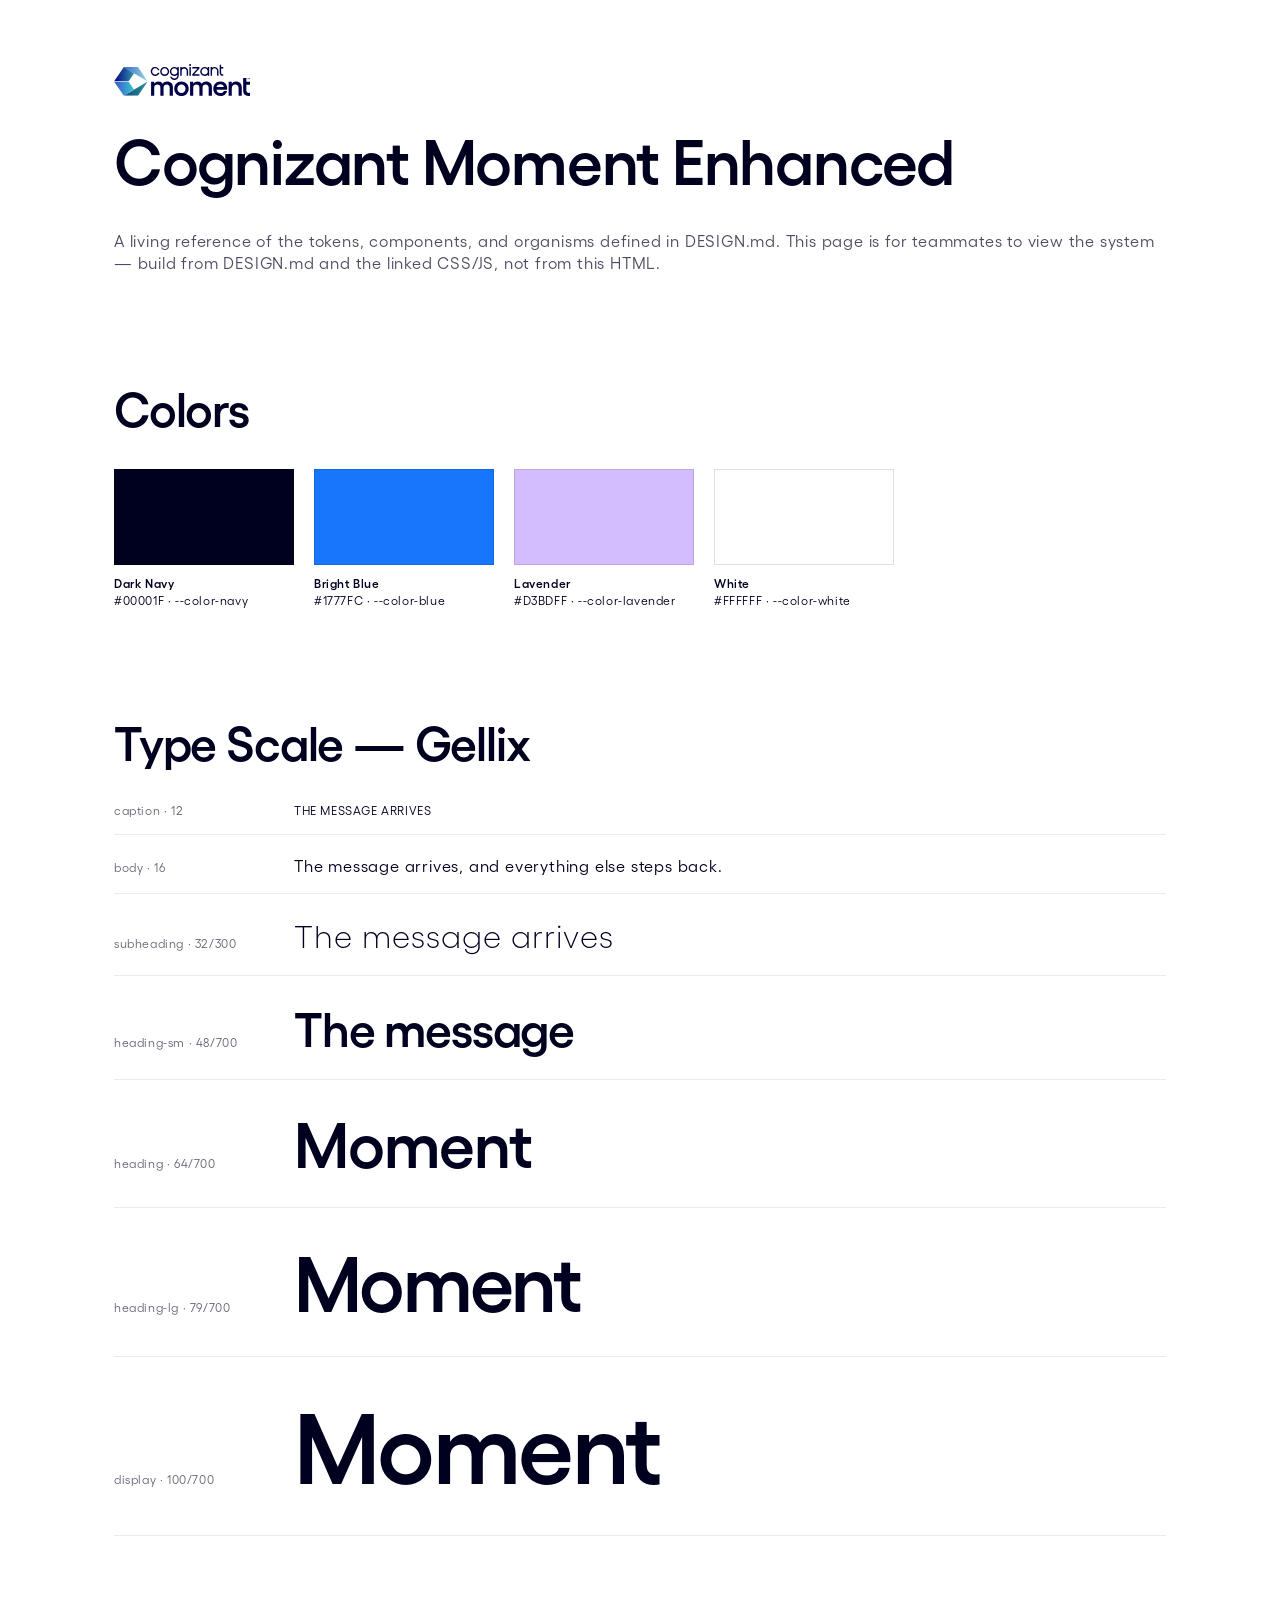
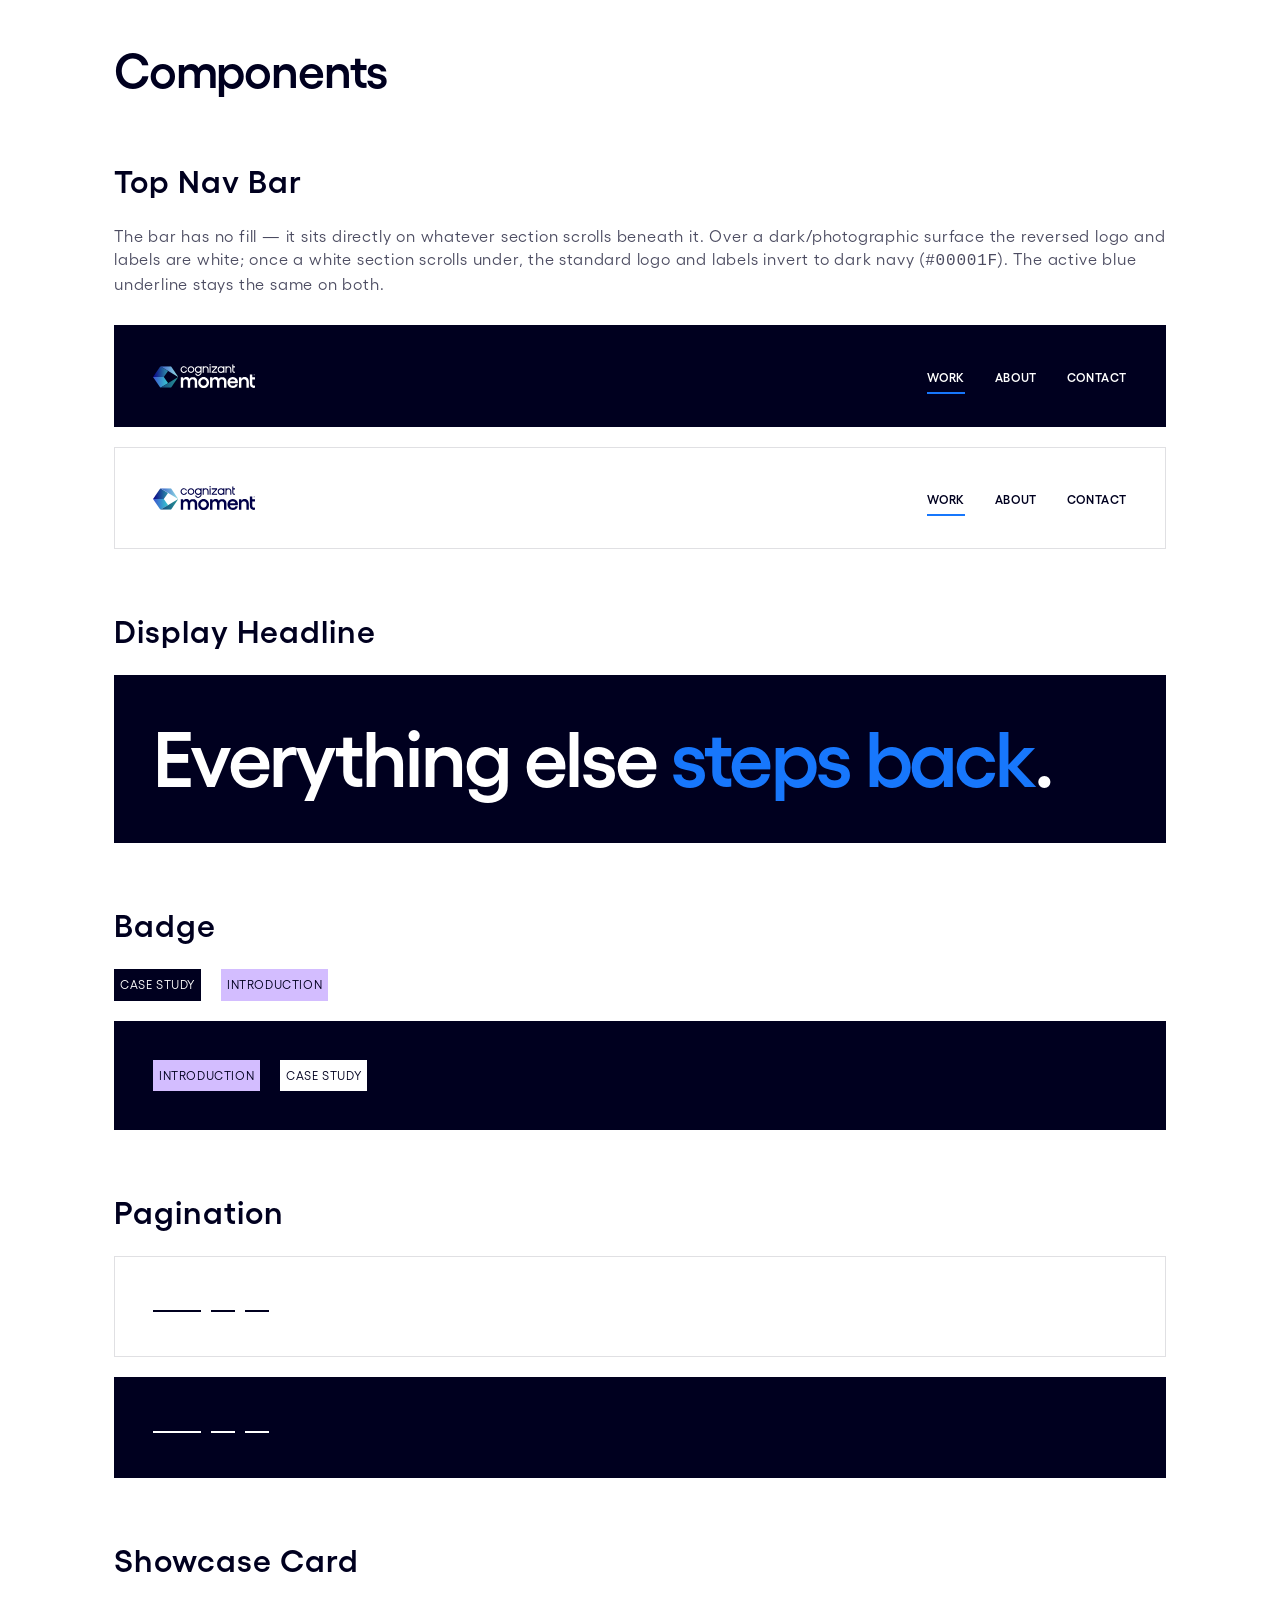
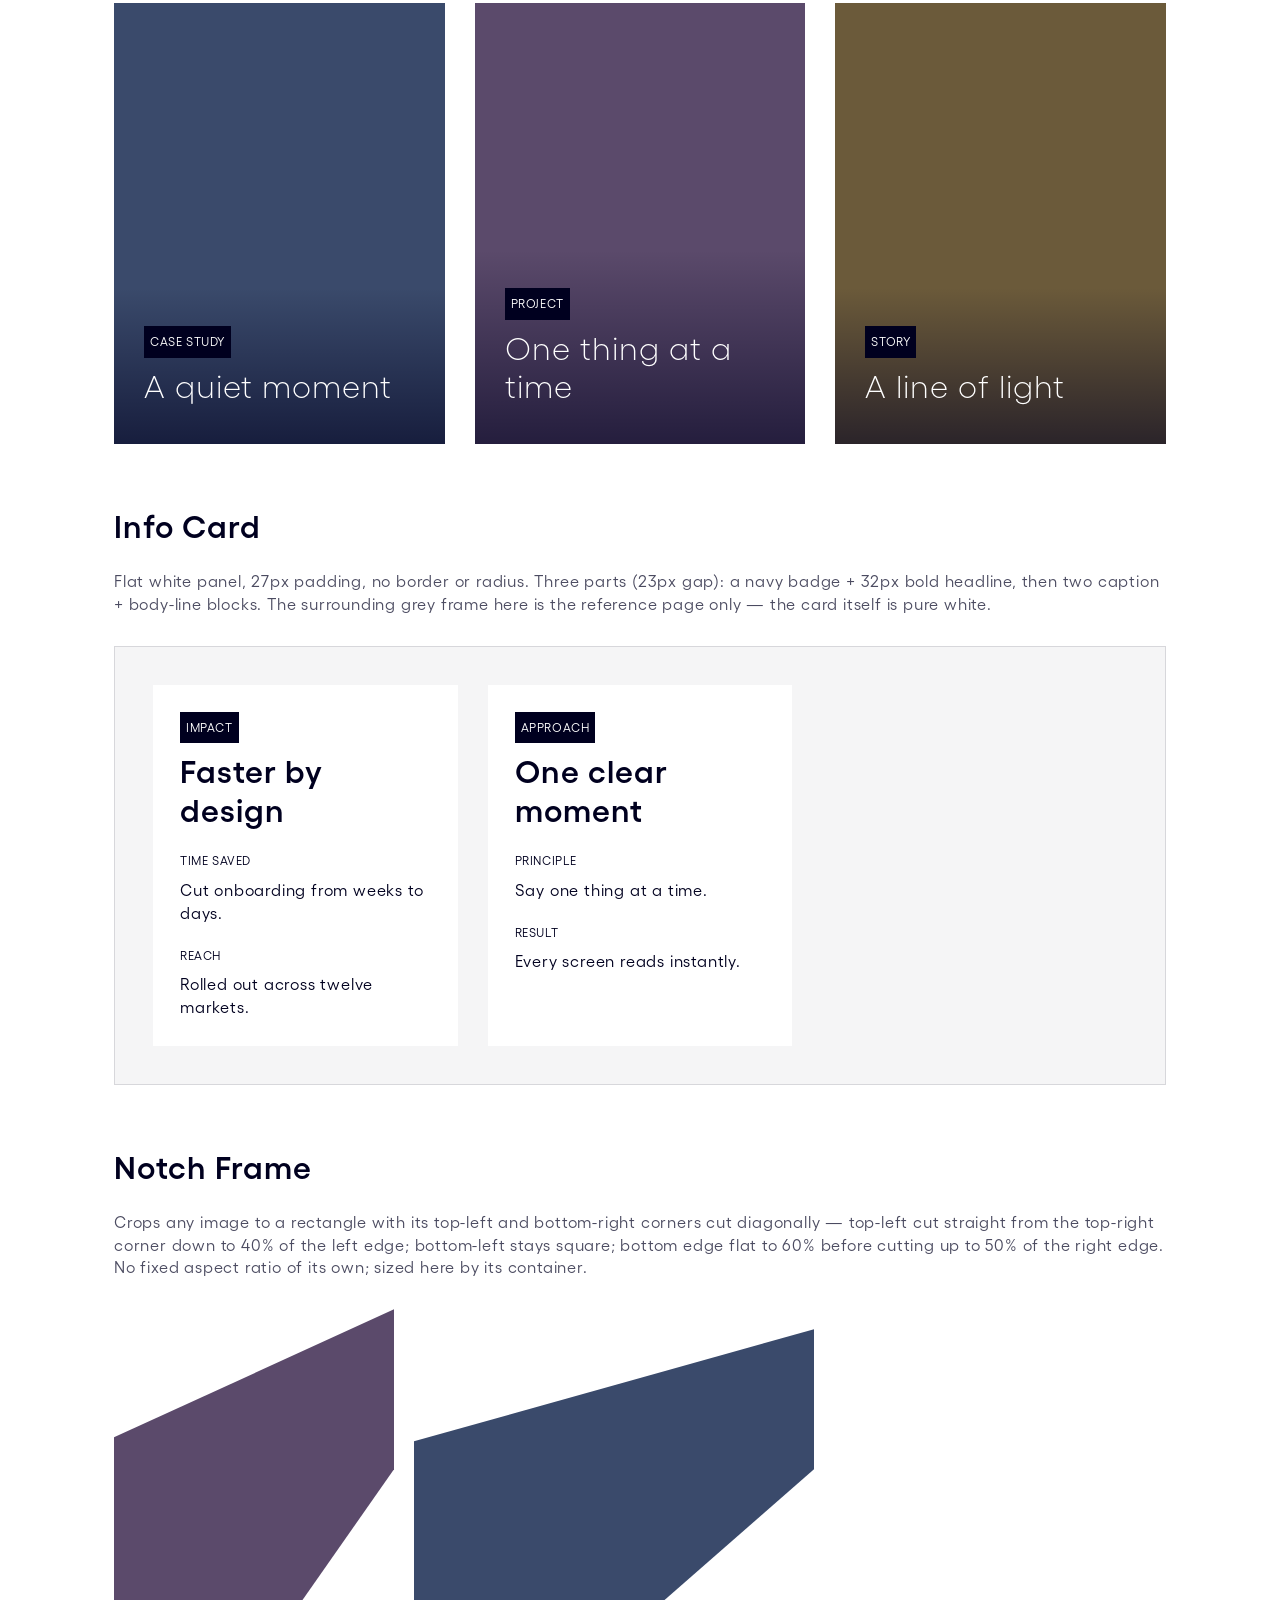
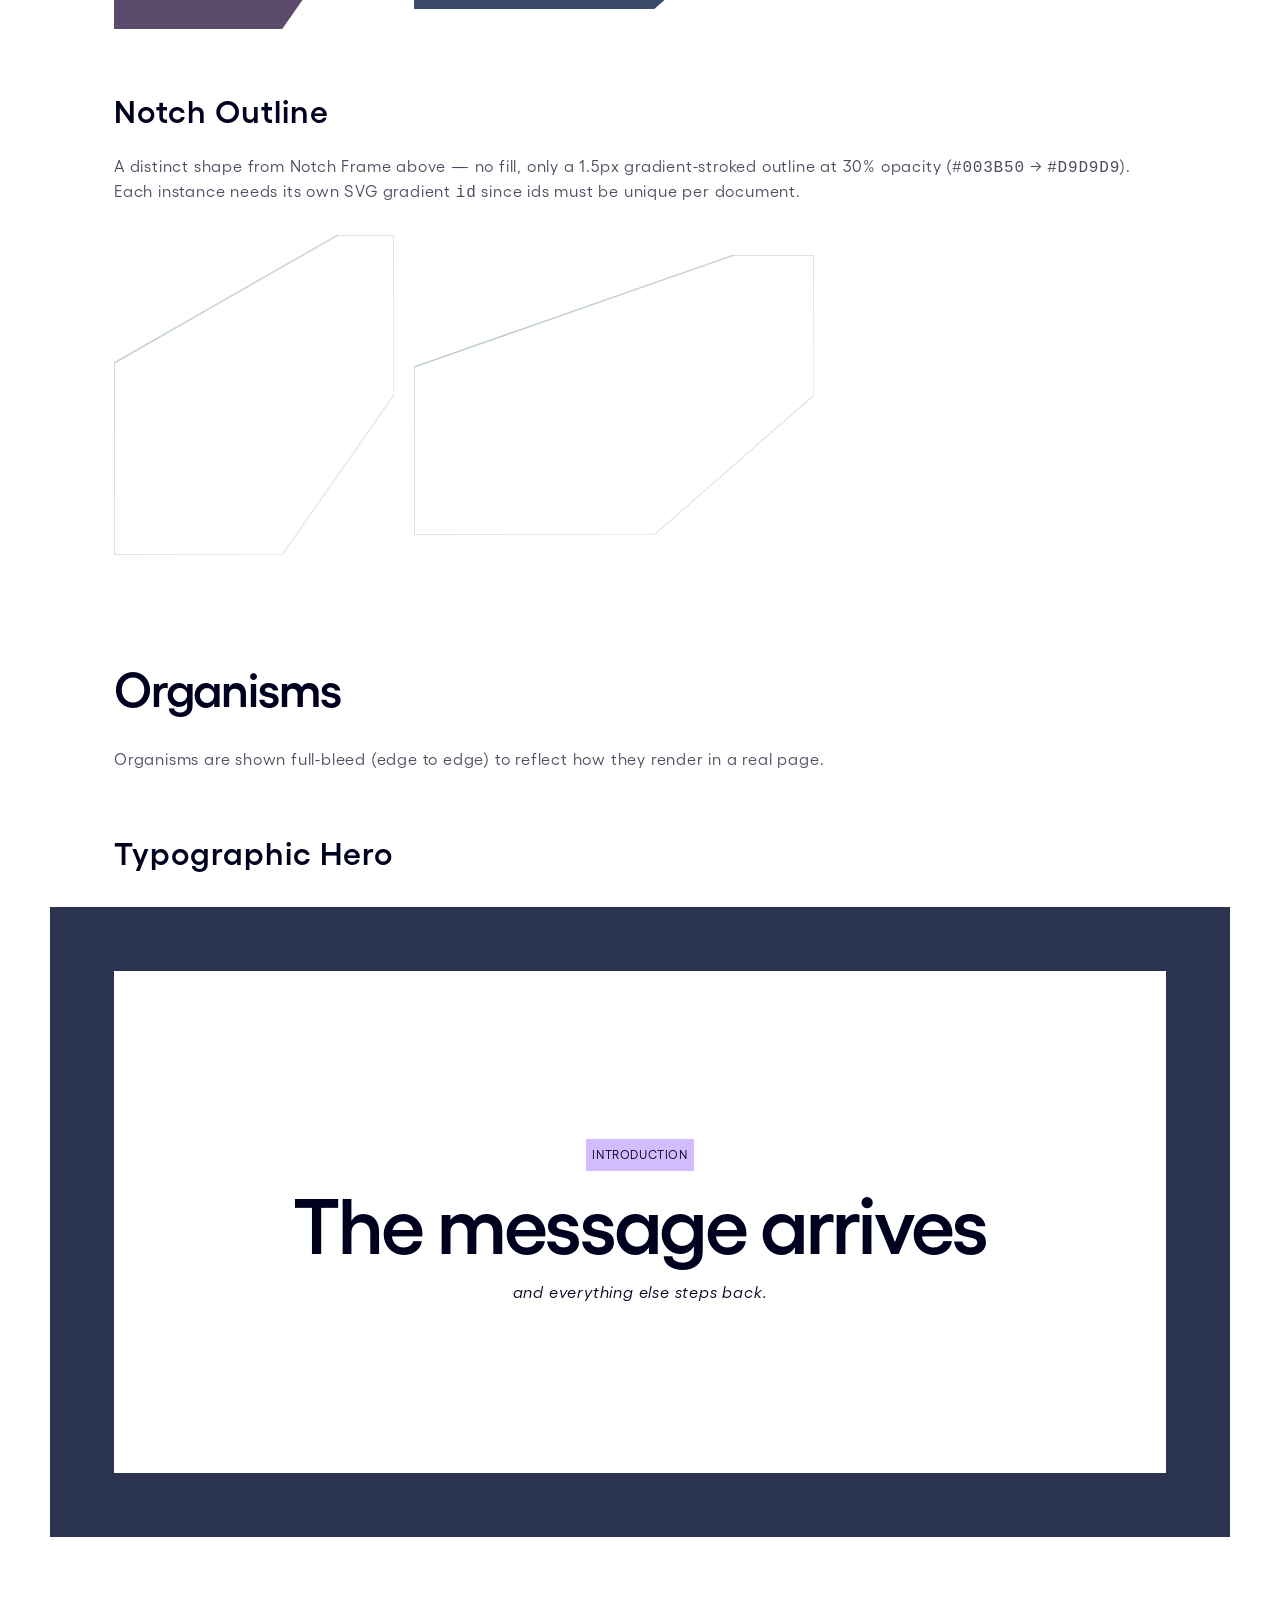
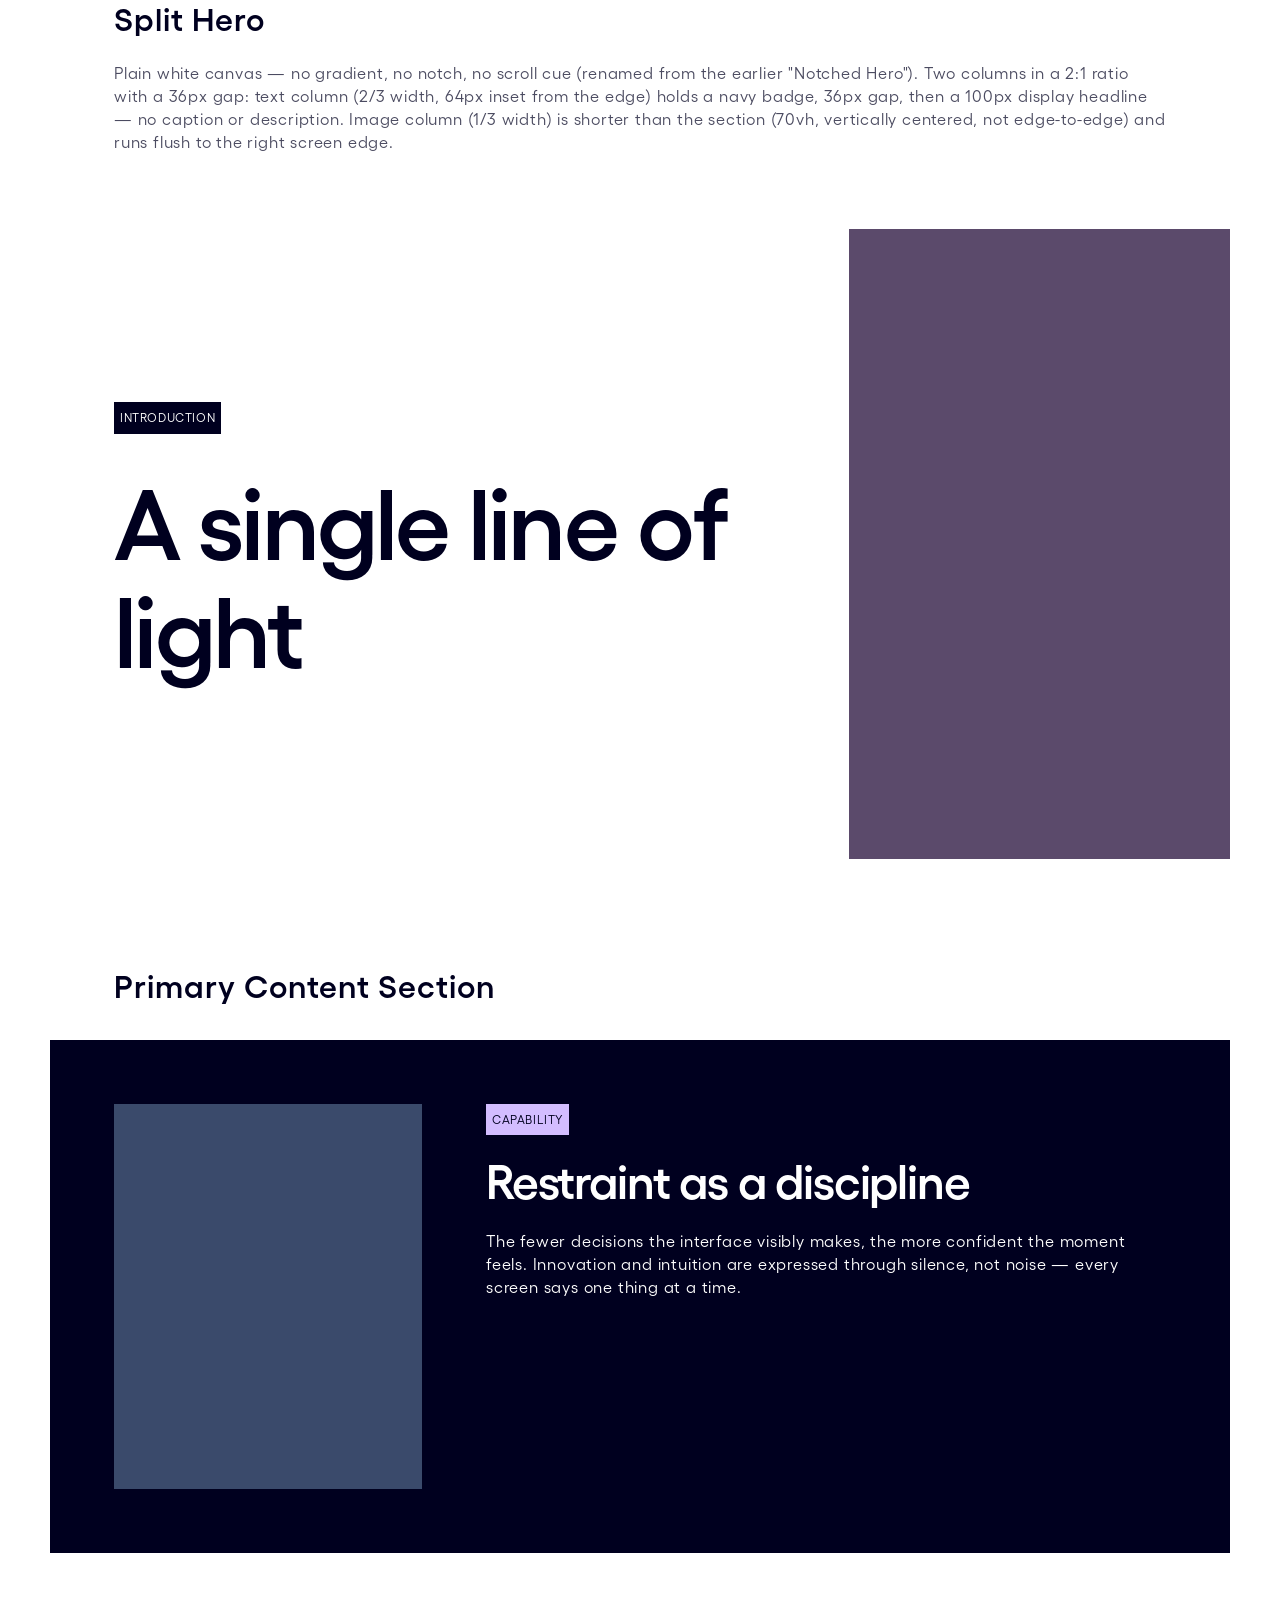
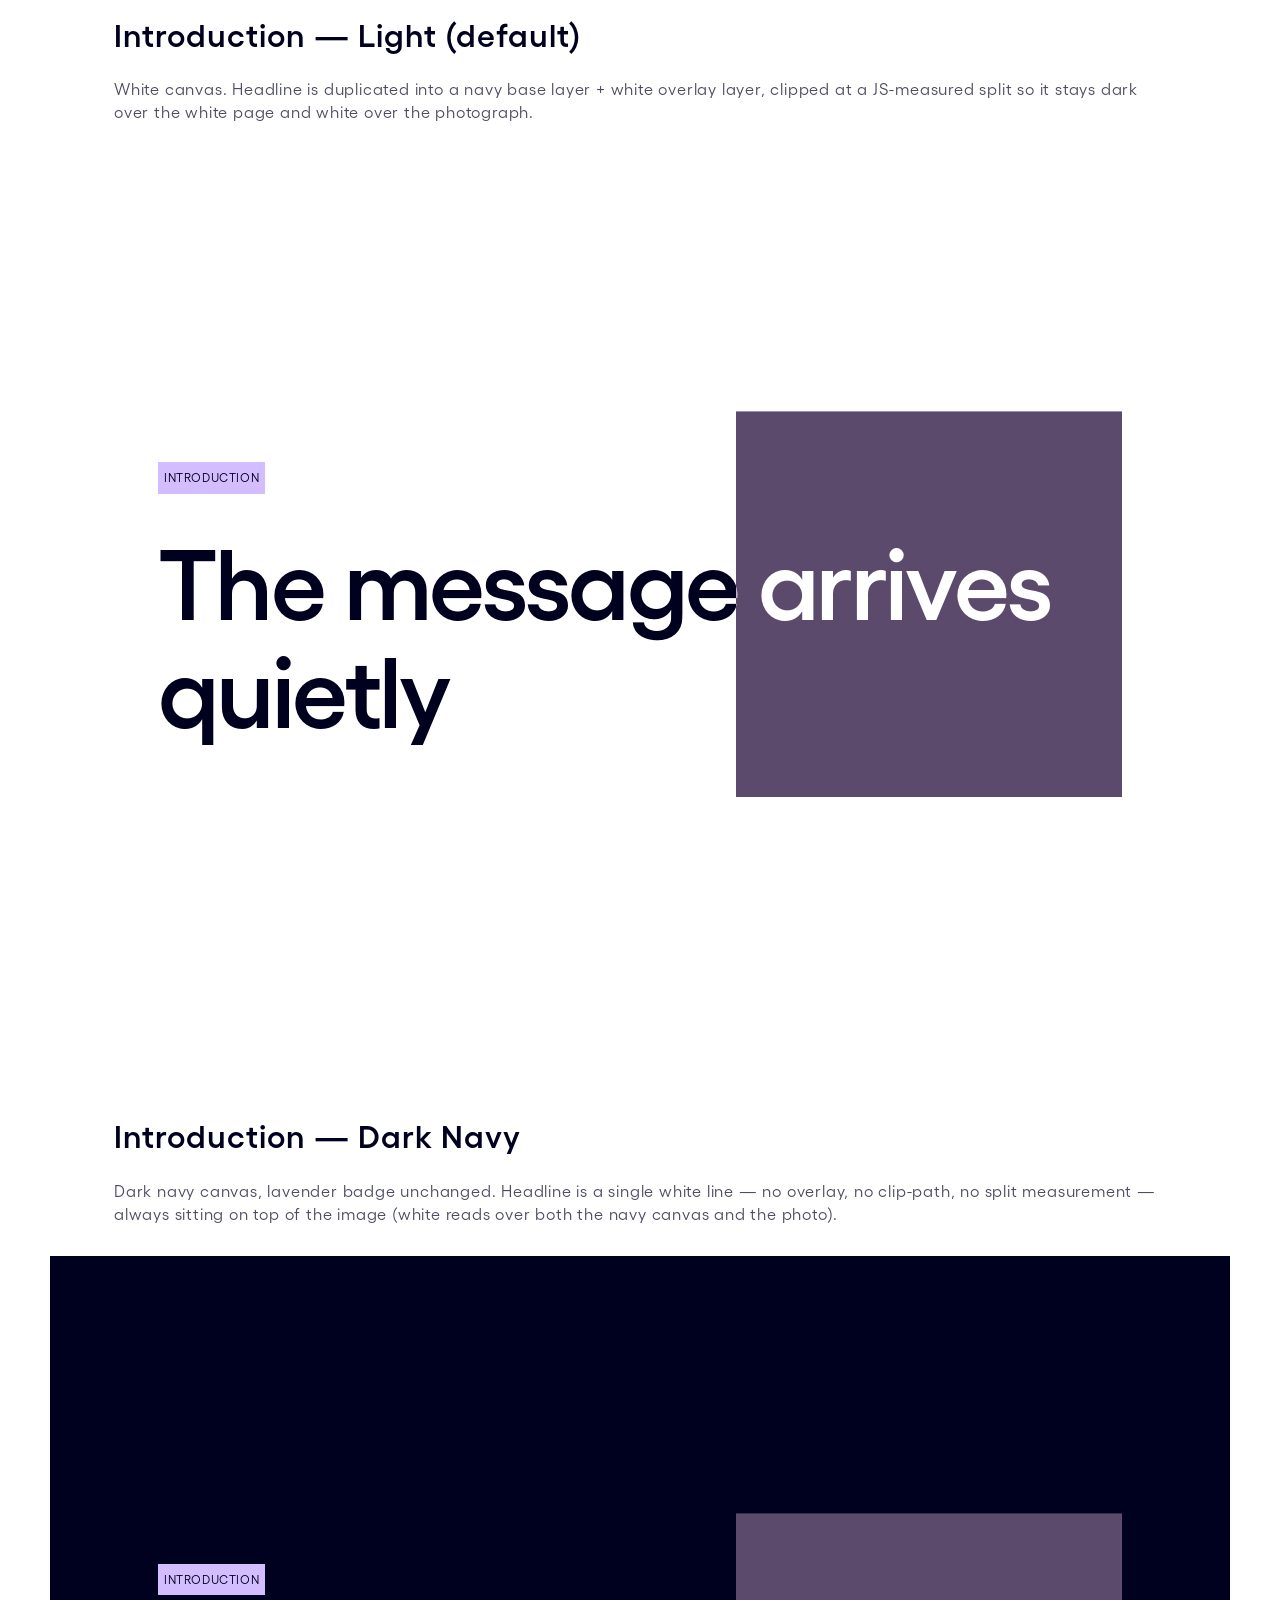
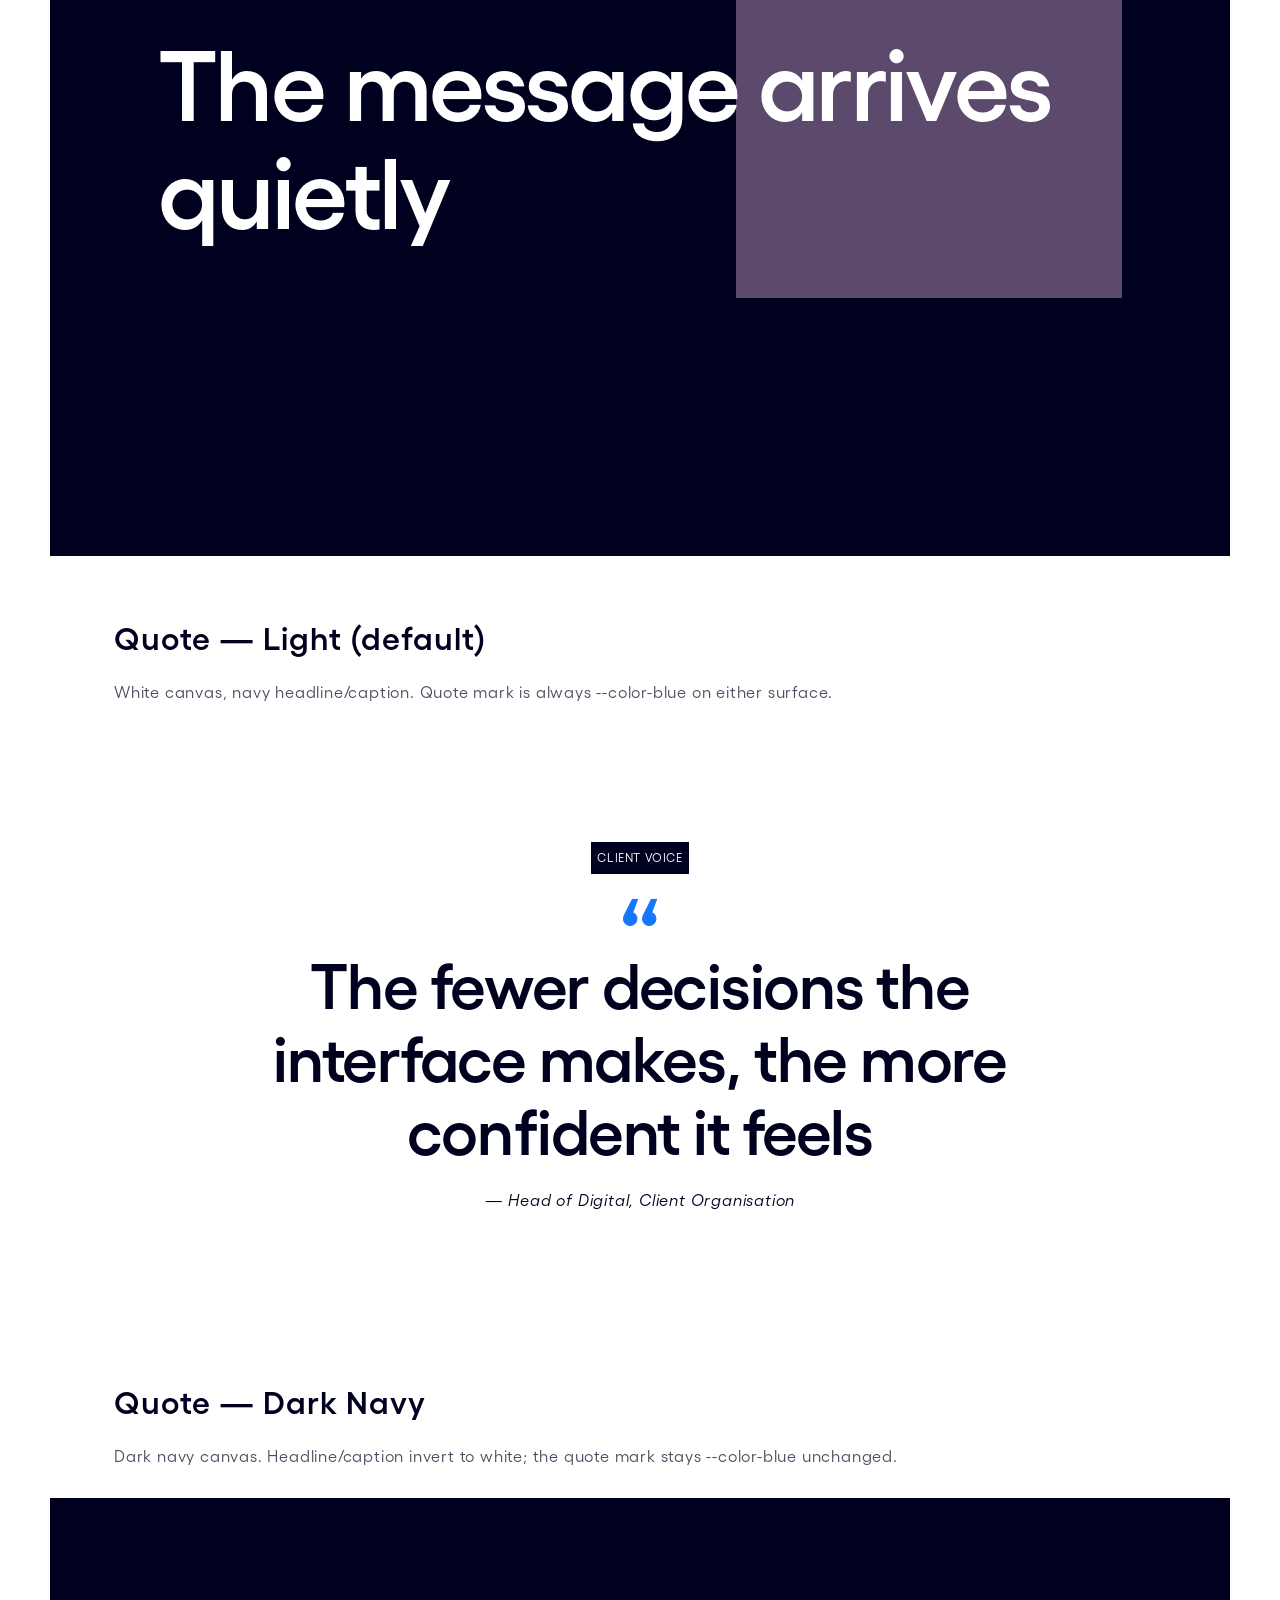
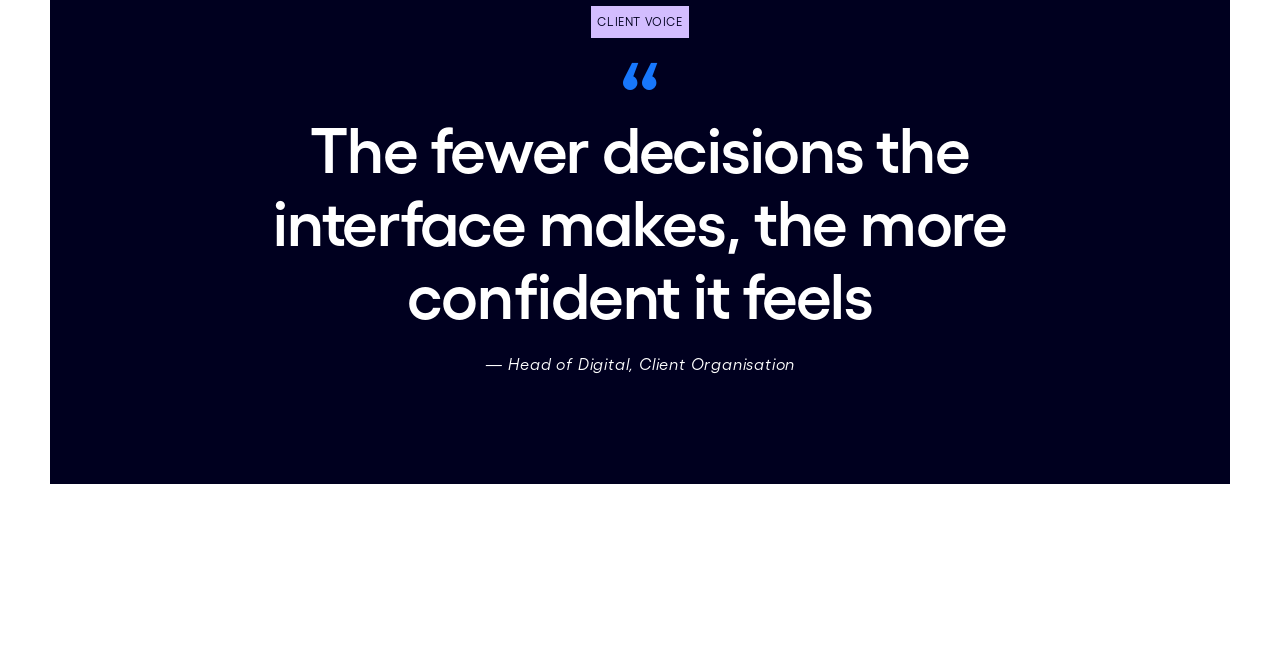
<file: DesignLibrary/CognizantMomentEnhanced/brand/design-system.html>
<!DOCTYPE html>
<html lang="en">
<head>
  <meta charset="UTF-8" />
  <meta name="viewport" content="width=device-width, initial-scale=1.0" />
  <title>Cognizant Moment Enhanced — Design System</title>
  <link rel="stylesheet" href="css/cognizant-moment-enhanced.css" />
  <style>
    /* ---- Page chrome for THIS reference page only (not part of the system) ---- */
    body { background: var(--color-white); color: var(--color-navy); }
    .doc-wrap { max-width: 1180px; margin: 0 auto; padding: var(--spacing-64); }
    .doc-section { margin-bottom: var(--spacing-108); }
    .doc-h {
      font-family: var(--font-gellix); font-weight: 700;
      font-size: var(--text-heading-sm); line-height: var(--leading-heading-sm);
      letter-spacing: var(--tracking-heading-sm); margin: 0 0 var(--spacing-30);
      color: var(--color-navy);
    }
    .doc-sub {
      font-family: var(--font-gellix); font-weight: 600;
      font-size: var(--text-subheading); letter-spacing: var(--tracking-subheading);
      margin: var(--spacing-60) 0 var(--spacing-20); color: var(--color-navy);
    }
    .doc-note { font-size: var(--text-body); color: var(--color-navy); opacity: 0.7; margin-bottom: var(--spacing-30); }
    .doc-swatches { display: flex; flex-wrap: wrap; gap: var(--spacing-20); }
    .doc-swatch { width: 180px; }
    .doc-swatch__chip { height: 96px; border: 1px solid rgba(0,0,31,0.12); }
    .doc-swatch__meta { font-size: var(--text-caption); letter-spacing: var(--tracking-caption); margin-top: var(--spacing-10); }
    .doc-swatch__meta strong { display: block; font-weight: 600; }
    .doc-panel { padding: var(--spacing-38); border: 1px solid rgba(0,0,31,0.12); }
    .doc-panel--navy { background: var(--color-navy); border-color: transparent; }
    .doc-row { display: flex; flex-wrap: wrap; gap: var(--spacing-20); align-items: center; }
    .doc-fullbleed { margin: var(--spacing-30) calc(-1 * var(--spacing-64)); }
    .doc-typerow { display: flex; align-items: baseline; gap: var(--spacing-20); margin-bottom: var(--spacing-20); border-bottom: 1px solid rgba(0,0,31,0.08); padding-bottom: var(--spacing-15); }
    .doc-typerow__label { flex: 0 0 160px; font-size: var(--text-caption); letter-spacing: var(--tracking-caption); opacity: 0.6; }
    .doc-cardgrid { display: grid; grid-template-columns: repeat(3, 1fr); gap: var(--spacing-30); }
  </style>
</head>
<body>
  <div class="doc-wrap">
    <header class="doc-section">
      <img src="logos/Main_logo.svg" alt="Cognizant Moment" style="height:32px;width:auto;margin-bottom:var(--spacing-30);" />
      <h1 class="doc-h" style="font-size:var(--text-heading);letter-spacing:var(--tracking-heading);">Cognizant Moment Enhanced</h1>
      <p class="doc-note">A living reference of the tokens, components, and organisms defined in DESIGN.md. This page is for teammates to view the system — build from DESIGN.md and the linked CSS/JS, not from this HTML.</p>
    </header>

    <!-- ============ COLORS ============ -->
    <section class="doc-section">
      <h2 class="doc-h">Colors</h2>
      <div class="doc-swatches">
        <div class="doc-swatch"><div class="doc-swatch__chip" style="background:var(--color-navy);"></div><div class="doc-swatch__meta"><strong>Dark Navy</strong>#00001F · --color-navy</div></div>
        <div class="doc-swatch"><div class="doc-swatch__chip" style="background:var(--color-blue);"></div><div class="doc-swatch__meta"><strong>Bright Blue</strong>#1777FC · --color-blue</div></div>
        <div class="doc-swatch"><div class="doc-swatch__chip" style="background:var(--color-lavender);"></div><div class="doc-swatch__meta"><strong>Lavender</strong>#D3BDFF · --color-lavender</div></div>
        <div class="doc-swatch"><div class="doc-swatch__chip" style="background:var(--color-white);"></div><div class="doc-swatch__meta"><strong>White</strong>#FFFFFF · --color-white</div></div>
      </div>
    </section>

    <!-- ============ TYPE SCALE ============ -->
    <section class="doc-section">
      <h2 class="doc-h">Type Scale — Gellix</h2>
      <div class="doc-typerow"><span class="doc-typerow__label">caption · 12</span><span class="cme-text-caption" style="text-transform:uppercase;">The message arrives</span></div>
      <div class="doc-typerow"><span class="doc-typerow__label">body · 16</span><span class="cme-text-body">The message arrives, and everything else steps back.</span></div>
      <div class="doc-typerow"><span class="doc-typerow__label">subheading · 32/300</span><span style="font-size:var(--text-subheading);font-weight:300;letter-spacing:var(--tracking-subheading);">The message arrives</span></div>
      <div class="doc-typerow"><span class="doc-typerow__label">heading-sm · 48/700</span><span style="font-size:var(--text-heading-sm);font-weight:700;letter-spacing:var(--tracking-heading-sm);">The message</span></div>
      <div class="doc-typerow"><span class="doc-typerow__label">heading · 64/700</span><span style="font-size:var(--text-heading);font-weight:700;letter-spacing:var(--tracking-heading);">Moment</span></div>
      <div class="doc-typerow"><span class="doc-typerow__label">heading-lg · 79/700</span><span style="font-size:var(--text-heading-lg);font-weight:700;letter-spacing:var(--tracking-heading-lg);">Moment</span></div>
      <div class="doc-typerow"><span class="doc-typerow__label">display · 100/700</span><span style="font-size:var(--text-display);font-weight:700;letter-spacing:var(--tracking-display);">Moment</span></div>
    </section>

    <!-- ============ COMPONENTS ============ -->
    <section class="doc-section">
      <h2 class="doc-h">Components</h2>

      <h3 class="doc-sub">Top Nav Bar</h3>
      <p class="doc-note">The bar has no fill — it sits directly on whatever section scrolls beneath it. Over a dark/photographic surface the reversed logo and labels are white; once a white section scrolls under, the standard logo and labels invert to dark navy (<code>#00001F</code>). The active blue underline stays the same on both.</p>
      <div class="doc-panel doc-panel--navy" style="margin-bottom:var(--spacing-20);">
        <nav class="cme-nav cme-nav--on-navy" style="position:static;padding:0;">
          <a class="cme-nav__logo" href="#"><img src="logos/Main_logo_reversed.svg" alt="Cognizant Moment" /></a>
          <ul class="cme-nav__list">
            <li><a class="cme-nav__link cme-nav__link--active" href="#">Work</a></li>
            <li><a class="cme-nav__link" href="#">About</a></li>
            <li><a class="cme-nav__link" href="#">Contact</a></li>
          </ul>
        </nav>
      </div>
      <div class="doc-panel" style="background:var(--color-white);">
        <nav class="cme-nav cme-nav--on-white" style="position:static;padding:0;">
          <a class="cme-nav__logo" href="#"><img src="logos/Main_logo.svg" alt="Cognizant Moment" /></a>
          <ul class="cme-nav__list">
            <li><a class="cme-nav__link cme-nav__link--active" href="#">Work</a></li>
            <li><a class="cme-nav__link" href="#">About</a></li>
            <li><a class="cme-nav__link" href="#">Contact</a></li>
          </ul>
        </nav>
      </div>

      <h3 class="doc-sub">Display Headline</h3>
      <div class="doc-panel doc-panel--navy">
        <p class="cme-headline cme-headline--heading-lg">Everything else <span class="cme-keyword">steps back</span>.</p>
      </div>

      <h3 class="doc-sub">Badge</h3>
      <div class="doc-row" style="margin-bottom:var(--spacing-20);">
        <span class="cme-badge cme-badge--navy">Case Study</span>
        <span class="cme-badge cme-badge--lavender">Introduction</span>
      </div>
      <div class="doc-panel doc-panel--navy">
        <div class="doc-row">
          <span class="cme-badge cme-badge--lavender">Introduction</span>
          <span class="cme-badge cme-badge--white">Case Study</span>
        </div>
      </div>

      <h3 class="doc-sub">Pagination</h3>
      <div class="doc-panel" style="margin-bottom:var(--spacing-20);">
        <div class="cme-pagination cme-pagination--on-white">
          <span class="cme-pagination__item cme-pagination__item--active"></span>
          <span class="cme-pagination__item"></span>
          <span class="cme-pagination__item"></span>
        </div>
      </div>
      <div class="doc-panel doc-panel--navy">
        <div class="cme-pagination cme-pagination--on-navy">
          <span class="cme-pagination__item cme-pagination__item--active"></span>
          <span class="cme-pagination__item"></span>
          <span class="cme-pagination__item"></span>
        </div>
      </div>

      <h3 class="doc-sub">Showcase Card</h3>
      <div class="doc-cardgrid">
        <article class="cme-showcase-card">
          <img class="cme-showcase-card__img" src="data:image/svg+xml;utf8,<svg xmlns='http://www.w3.org/2000/svg' width='300' height='400'><rect width='300' height='400' fill='%233a4a6b'/></svg>" alt="Placeholder" />
          <div class="cme-showcase-card__text">
            <span class="cme-badge cme-badge--navy">Case Study</span>
            <p class="cme-showcase-card__subheading">A quiet moment</p>
          </div>
        </article>
        <article class="cme-showcase-card">
          <img class="cme-showcase-card__img" src="data:image/svg+xml;utf8,<svg xmlns='http://www.w3.org/2000/svg' width='300' height='400'><rect width='300' height='400' fill='%235b4a6b'/></svg>" alt="Placeholder" />
          <div class="cme-showcase-card__text">
            <span class="cme-badge cme-badge--navy">Project</span>
            <p class="cme-showcase-card__subheading">One thing at a time</p>
          </div>
        </article>
        <article class="cme-showcase-card">
          <img class="cme-showcase-card__img" src="data:image/svg+xml;utf8,<svg xmlns='http://www.w3.org/2000/svg' width='300' height='400'><rect width='300' height='400' fill='%236b5a3a'/></svg>" alt="Placeholder" />
          <div class="cme-showcase-card__text">
            <span class="cme-badge cme-badge--navy">Story</span>
            <p class="cme-showcase-card__subheading">A line of light</p>
          </div>
        </article>
      </div>

      <h3 class="doc-sub">Info Card</h3>
      <p class="doc-note">Flat white panel, 27px padding, no border or radius. Three parts (23px gap): a navy badge + 32px bold headline, then two caption + body-line blocks. The surrounding grey frame here is the reference page only — the card itself is pure white.</p>
      <div class="doc-panel" style="background: rgba(0,0,31,0.04); display: grid; grid-template-columns: repeat(3, 1fr); gap: var(--spacing-30);">
        <article class="cme-info-card">
          <div class="cme-info-card__part">
            <span class="cme-badge cme-badge--navy">Impact</span>
            <h3 class="cme-info-card__headline">Faster by design</h3>
          </div>
          <div class="cme-info-card__part">
            <p class="cme-info-card__caption">Time saved</p>
            <p class="cme-info-card__body">Cut onboarding from weeks to days.</p>
          </div>
          <div class="cme-info-card__part">
            <p class="cme-info-card__caption">Reach</p>
            <p class="cme-info-card__body">Rolled out across twelve markets.</p>
          </div>
        </article>
        <article class="cme-info-card">
          <div class="cme-info-card__part">
            <span class="cme-badge cme-badge--navy">Approach</span>
            <h3 class="cme-info-card__headline">One clear moment</h3>
          </div>
          <div class="cme-info-card__part">
            <p class="cme-info-card__caption">Principle</p>
            <p class="cme-info-card__body">Say one thing at a time.</p>
          </div>
          <div class="cme-info-card__part">
            <p class="cme-info-card__caption">Result</p>
            <p class="cme-info-card__body">Every screen reads instantly.</p>
          </div>
        </article>
      </div>

      <h3 class="doc-sub">Notch Frame</h3>
      <p class="doc-note">Crops any image to a rectangle with its top-left and bottom-right corners cut diagonally — top-left cut straight from the top-right corner down to 40% of the left edge; bottom-left stays square; bottom edge flat to 60% before cutting up to 50% of the right edge. No fixed aspect ratio of its own; sized here by its container.</p>
      <div class="doc-row">
        <div class="cme-notch-frame" style="width:280px;height:320px;">
          <img src="data:image/svg+xml;utf8,<svg xmlns='http://www.w3.org/2000/svg' width='280' height='320'><rect width='280' height='320' fill='%235b4a6b'/></svg>" alt="Notch frame example" />
        </div>
        <div class="cme-notch-frame" style="width:400px;height:280px;">
          <img src="data:image/svg+xml;utf8,<svg xmlns='http://www.w3.org/2000/svg' width='400' height='280'><rect width='400' height='280' fill='%233a4a6b'/></svg>" alt="Notch frame example, wide" />
        </div>
      </div>

      <h3 class="doc-sub">Notch Outline</h3>
      <p class="doc-note">A distinct shape from Notch Frame above — no fill, only a 1.5px gradient-stroked outline at 30% opacity (<code>#003B50</code> → <code>#D9D9D9</code>). Each instance needs its own SVG gradient <code>id</code> since ids must be unique per document.</p>
      <div class="doc-row">
        <svg class="cme-notch-outline" viewBox="0 0 100 100" preserveAspectRatio="none" style="width:280px;height:320px;">
          <defs>
            <linearGradient id="notch-outline-gradient-1" x1="0%" y1="0%" x2="100%" y2="100%">
              <stop offset="0%" stop-color="#003B50" />
              <stop offset="100%" stop-color="#D9D9D9" />
            </linearGradient>
          </defs>
          <polygon points="100,0 80,0 0,40 0,100 60,100 100,50" stroke="url(#notch-outline-gradient-1)" />
        </svg>
        <svg class="cme-notch-outline" viewBox="0 0 100 100" preserveAspectRatio="none" style="width:400px;height:280px;">
          <defs>
            <linearGradient id="notch-outline-gradient-2" x1="0%" y1="0%" x2="100%" y2="100%">
              <stop offset="0%" stop-color="#003B50" />
              <stop offset="100%" stop-color="#D9D9D9" />
            </linearGradient>
          </defs>
          <polygon points="100,0 80,0 0,40 0,100 60,100 100,50" stroke="url(#notch-outline-gradient-2)" />
        </svg>
      </div>
    </section>

    <!-- ============ ORGANISMS ============ -->
    <section class="doc-section">
      <h2 class="doc-h">Organisms</h2>
      <p class="doc-note">Organisms are shown full-bleed (edge to edge) to reflect how they render in a real page.</p>

      <h3 class="doc-sub">Typographic Hero</h3>
      <div class="doc-fullbleed">
        <section class="cme-typographic-hero" style="height:70vh;">
          <img class="cme-typographic-hero__img" src="data:image/svg+xml;utf8,<svg xmlns='http://www.w3.org/2000/svg' width='1200' height='800'><rect width='1200' height='800' fill='%232a3350'/></svg>" alt="Editorial photography" />
          <div class="cme-typographic-hero__box">
            <span class="cme-badge cme-badge--lavender">Introduction</span>
            <h2 class="cme-typographic-hero__headline">The message arrives</h2>
            <p class="cme-typographic-hero__caption">and everything else steps back.</p>
          </div>
        </section>
      </div>

      <h3 class="doc-sub">Split Hero</h3>
      <p class="doc-note">Plain white canvas — no gradient, no notch, no scroll cue (renamed from the earlier "Notched Hero"). Two columns in a 2:1 ratio with a 36px gap: text column (2/3 width, 64px inset from the edge) holds a navy badge, 36px gap, then a 100px display headline — no caption or description. Image column (1/3 width) is shorter than the section (70vh, vertically centered, not edge-to-edge) and runs flush to the right screen edge.</p>
      <div class="doc-fullbleed">
        <section class="cme-split-hero" style="height:80vh;">
          <div class="cme-split-hero__text">
            <div class="cme-split-hero__inner">
              <span class="cme-badge cme-badge--navy">Introduction</span>
              <h2 class="cme-split-hero__headline">A single line of light</h2>
            </div>
          </div>
          <div class="cme-split-hero__media">
            <img src="data:image/svg+xml;utf8,<svg xmlns='http://www.w3.org/2000/svg' width='500' height='500'><rect width='500' height='500' fill='%235b4a6b'/></svg>" alt="Hero media" />
          </div>
        </section>
      </div>

      <h3 class="doc-sub">Primary Content Section</h3>
      <div class="doc-fullbleed">
        <section class="cme-primary-content">
          <img class="cme-primary-content__img" src="data:image/svg+xml;utf8,<svg xmlns='http://www.w3.org/2000/svg' width='400' height='500'><rect width='400' height='500' fill='%233a4a6b'/></svg>" alt="Supporting photography" />
          <div class="cme-primary-content__box">
            <span class="cme-badge cme-badge--lavender">Capability</span>
            <h3 class="cme-primary-content__headline">Restraint as a discipline</h3>
            <p class="cme-primary-content__description">The fewer decisions the interface visibly makes, the more confident the moment feels. Innovation and intuition are expressed through silence, not noise — every screen says one thing at a time.</p>
          </div>
        </section>
      </div>

      <h3 class="doc-sub">Introduction — Light (default)</h3>
      <p class="doc-note">White canvas. Headline is duplicated into a navy base layer + white overlay layer, clipped at a JS-measured split so it stays dark over the white page and white over the photograph.</p>
      <div class="doc-fullbleed">
        <section class="cme-introduction">
          <div class="cme-introduction__inner">
            <div class="composed">
              <div class="left">
                <span class="cme-badge cme-badge--lavender">Introduction</span>
                <div class="headline-wrap">
                  <h3 class="headline-base">The message arrives quietly</h3>
                  <h3 class="headline-overlay" aria-hidden="true">The message arrives quietly</h3>
                </div>
              </div>
              <div class="image-box">
                <img src="data:image/svg+xml;utf8,<svg xmlns='http://www.w3.org/2000/svg' width='500' height='500'><rect width='500' height='500' fill='%235b4a6b'/></svg>" alt="Square photograph" />
              </div>
            </div>
          </div>
        </section>
      </div>

      <h3 class="doc-sub">Introduction — Dark Navy</h3>
      <p class="doc-note">Dark navy canvas, lavender badge unchanged. Headline is a single white line — no overlay, no clip-path, no split measurement — always sitting on top of the image (white reads over both the navy canvas and the photo).</p>
      <div class="doc-fullbleed">
        <section class="cme-introduction cme-introduction--navy">
          <div class="cme-introduction__inner">
            <div class="composed">
              <div class="left">
                <span class="cme-badge cme-badge--lavender">Introduction</span>
                <div class="headline-wrap">
                  <h3 class="headline-base">The message arrives quietly</h3>
                </div>
              </div>
              <div class="image-box">
                <img src="data:image/svg+xml;utf8,<svg xmlns='http://www.w3.org/2000/svg' width='500' height='500'><rect width='500' height='500' fill='%235b4a6b'/></svg>" alt="Square photograph" />
              </div>
            </div>
          </div>
        </section>
      </div>

      <h3 class="doc-sub">Quote — Light (default)</h3>
      <p class="doc-note">White canvas, navy headline/caption. Quote mark is always --color-blue on either surface.</p>
      <div class="doc-fullbleed">
        <section class="cme-quote">
          <span class="cme-badge cme-badge--navy">Client voice</span>
          <p class="cme-quote__mark">&ldquo;</p>
          <h3 class="cme-quote__headline">The fewer decisions the interface makes, the more confident it feels</h3>
          <p class="cme-quote__caption">— Head of Digital, Client Organisation</p>
        </section>
      </div>

      <h3 class="doc-sub">Quote — Dark Navy</h3>
      <p class="doc-note">Dark navy canvas. Headline/caption invert to white; the quote mark stays --color-blue unchanged.</p>
      <div class="doc-fullbleed">
        <section class="cme-quote cme-quote--navy">
          <span class="cme-badge cme-badge--lavender">Client voice</span>
          <p class="cme-quote__mark">&ldquo;</p>
          <h3 class="cme-quote__headline">The fewer decisions the interface makes, the more confident it feels</h3>
          <p class="cme-quote__caption">— Head of Digital, Client Organisation</p>
        </section>
      </div>
    </section>
  </div>

  <script src="js/cognizant-moment-enhanced.js" defer></script>
</body>
</html>
</file>
<file: DesignLibrary/CognizantMoment/brand/css/cognizant-moment.css>
/* ============================================================
   Cognizant Moment — Design System (master stylesheet)
   ------------------------------------------------------------
   Link this ONE file in any case study / prototype:

     <link rel="stylesheet" href="brand/css/cognizant-moment.css">
     <script src="brand/js/cognizant-moment.js" defer></script>

   Adjust the href if your HTML isn't at the repo root
   (e.g. ../brand/css/cognizant-moment.css from /prototypes).
   Fonts and icons resolve automatically — their paths are
   relative to these CSS files, not to your HTML.

   Full spec & usage rules: /DESIGN.md
   Load order matters (tokens → base → components → patterns → utilities).
   components.css = atoms · patterns.css = molecules (Atomic Design).
   ============================================================ */

@import "tokens.css";
@import "base.css";
@import "components.css";
@import "patterns.css";
@import "utilities.css";
</file>
<file: DesignLibrary/CognizantMomentEnhanced/brand/css/cognizant-moment-enhanced.css>
/* ============================================================
   Cognizant Moment Enhanced — Master stylesheet
   Link this single file to pull in the whole system.
   ============================================================ */
@import url('tokens.css');
@import url('base.css');
@import url('components.css');
@import url('organisms.css');
@import url('utilities.css');
</file>
